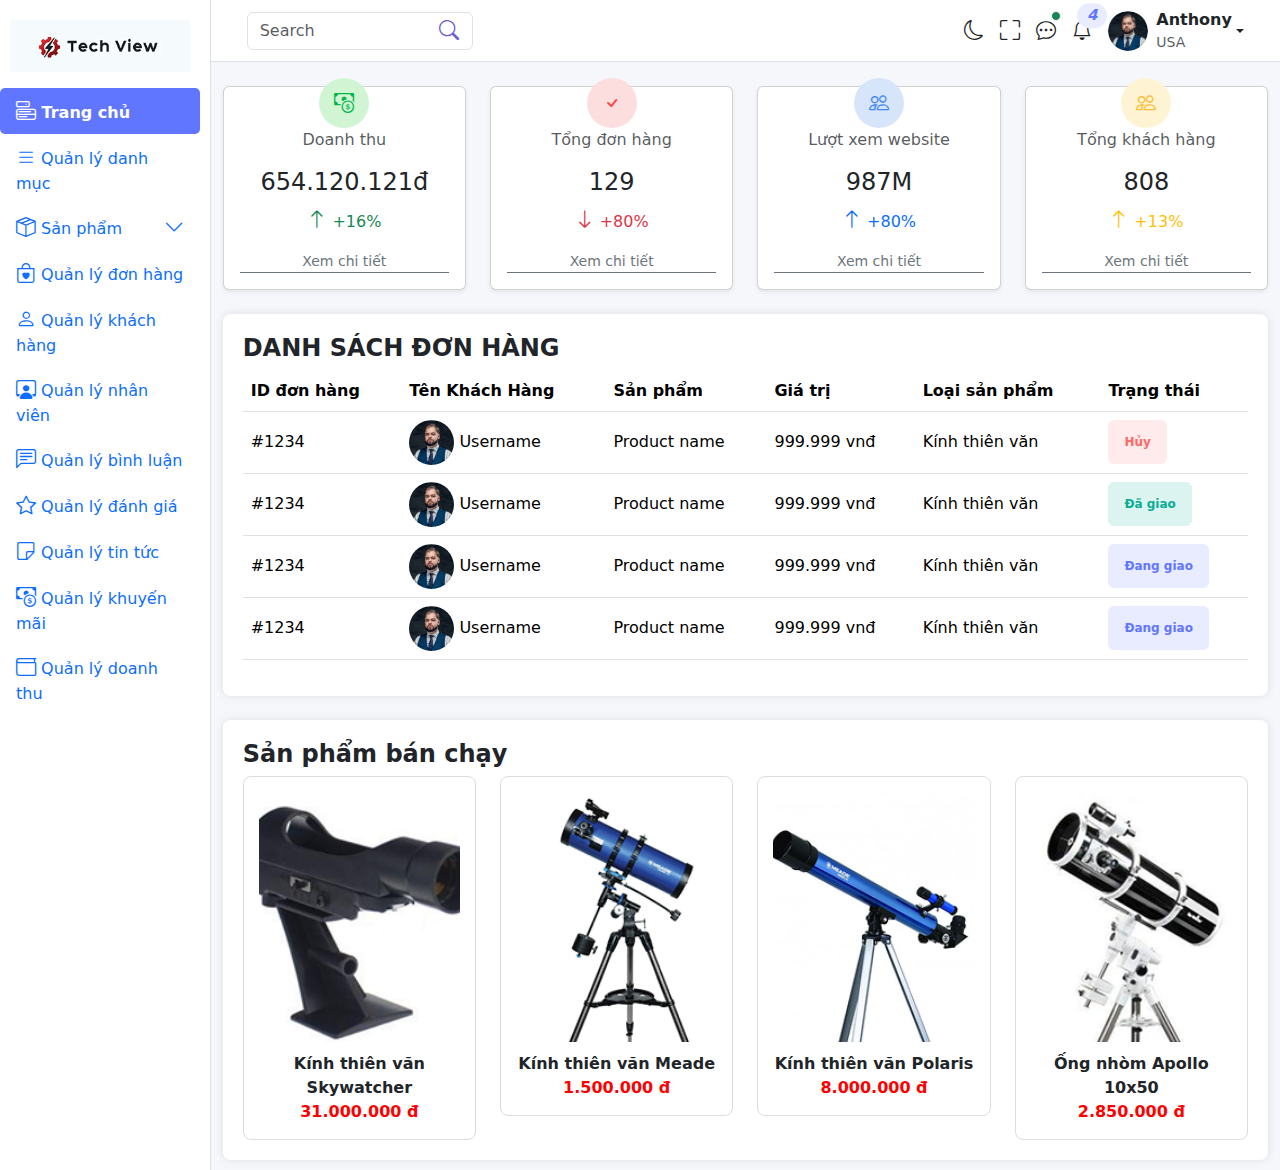
<file: index.html>
<!doctype html>
<html lang="en">

<head>
    <meta charset="utf-8">
    <meta name="viewport" content="width=device-width, initial-scale=1">
    <title>Trang chủ | Admin</title>
    <link rel="stylesheet" href="/assets/css/style.css">
    <link href="https://cdn.jsdelivr.net/npm/bootstrap@5.3.3/dist/css/bootstrap.min.css" rel="stylesheet"
        integrity="sha384-QWTKZyjpPEjISv5WaRU9OFeRpok6YctnYmDr5pNlyT2bRjXh0JMhjY6hW+ALEwIH" crossorigin="anonymous">
</head>

<body>
    <div class="admin d-flex">
        <!-- Sidebar -->
        <!-- Sidebar (Menu trái) -->
        <nav class="admin-menu d-flex flex-column align-items-center">
            <!-- Logo -->
            <a href="#" class="navbar-logo mb-3">
                <img src="/assets/img/logo.png" alt="logo">
            </a>
            <button class="btn btn-outline-primary d-lg-none me-3" id="toggle-menu">
                <i class="bi bi-list"></i>
            </button>

            <!-- Menu -->
            <ul class="nav flex-column w-100">
                <li class="nav-item">
                    <a class="nav-link menu-item active" href="/"><i class="bi bi-menu-button"></i> Trang chủ</a>
                </li>
                <li class="nav-item">
                    <a class="nav-link menu-item" href="/pages/danhmuc.html"><i class="bi bi-list"></i> Quản lý danh mục</a>
                </li>
                <ul class="nav flex-column">
                    <li class="nav-item">
                        <a class="nav-link d-flex align-items-center justify-content-between" data-bs-toggle="collapse"
                            href="#menuProducts">
                            <span><i class="bi bi-box-seam"></i> Sản phẩm</span>
                            <i class="bi bi-chevron-down"></i>
                        </a>
                        <ul class="collapse list-unstyled ms-4" id="menuProducts">
                            <li><a class="nav-link" href="/pages/sanpham.html">Products</a></li>
                            <li><a class="nav-link" href="/pages/danhmuc.html">Danh mục sản phẩm</a></li>
                            <li><a class="nav-link" href="/pages/themsanpham.html">Thêm sản phẩm</a></li>
                        </ul>
                    </li>
                </ul>
                <li class="nav-item">
                    <a class="nav-link menu-item" href="/pages/donhang.html"><i class="bi bi-bag-heart"></i> Quản lý đơn hàng</a>
                </li>
                <li class="nav-item">
                    <a class="nav-link menu-item" href="/pages/khachhang.html"><i class="bi bi-person"></i> Quản lý khách hàng</a>
                </li>
                <li class="nav-item">
                    <a class="nav-link menu-item" href="/pages/nhanvien.html"><i class="bi bi-person-workspace"></i> Quản lý nhân viên</a>
                </li>
                <li class="nav-item">
                    <a class="nav-link menu-item" href="/pages/binhluan.html"><i class="bi bi-chat-left-text"></i> Quản lý bình luận</a>
                </li>
                <li class="nav-item">
                    <a class="nav-link menu-item" href="/pages/danhgia.html"><i class="bi bi-star"></i> Quản lý đánh giá</a>
                </li>
                <li class="nav-item">
                    <a class="nav-link menu-item" href="/pages/tintuc.html"><i class="bi bi-sticky"></i> Quản lý tin tức</a>
                </li>
                <li class="nav-item">
                    <a class="nav-link menu-item" href="/pages/khuyenmai.html"><i class="bi bi-cash-coin"></i> Quản lý khuyến mãi</a>
                </li>
                <li class="nav-item">
                    <a class="nav-link menu-item" href="/pages/doanhthu.html"><i class="bi bi-wallet"></i> Quản lý doanh thu</a>
                </li>
            </ul>
        </nav>


        <!-- Nội dung chính -->
        <div class="content w-100">
            <!-- Navbar Top -->
            <nav class="navbar navbar-expand-lg navbar-light bg-white border-bottom px-4 py-2">
                <div class="container-fluid">
                    <!-- Ô tìm kiếm -->
                    <div class="position-relative">
                        <input class="form-control search-box" type="search" placeholder="Search">
                        <i class="bi bi-search search-icon"></i>
                    </div>

                    <!-- Các icon chức năng -->
                    <div class="d-flex align-items-center ms-auto">
                        <i class="bi bi-moon me-3"></i>
                        <i class="bi bi-fullscreen me-3"></i>
                        <i class="bi bi-chat-dots me-3 position-relative">
                            <span
                                class="position-absolute top-0 start-100 translate-middle p-1 bg-success border border-light rounded-circle"></span>
                        </i>
                        <i class="bi bi-bell position-relative me-3">
                            <span
                                class="position-absolute top-0 start-100 translate-middle badge rounded-pill bg-primary">4</span>
                        </i>

                        <!-- Avatar với dropdown -->
                        <div class="dropdown">
                            <a class="nav-link dropdown-toggle d-flex align-items-center" href="#" role="button"
                                data-bs-toggle="dropdown">
                                <img src="/assets/img/avatar.png" alt="Avatar" class="rounded-circle me-2" width="40"
                                    height="40">
                                <div>
                                    <span class="fw-bold">Anthony</span>
                                    <small class="d-block text-muted">USA</small>
                                </div>
                            </a>
                            <ul class="dropdown-menu dropdown-menu-end">
                                <li><a class="dropdown-item" href="#">Đổi mật khẩu</a></li>
                                <li><a class="dropdown-item text-danger" href="#">Đăng xuất</a></li>
                            </ul>
                        </div>
                    </div>
                </div>
            </nav>

            <div class="container">
                <div class="card-info mt-4">
                    <div class="row">
                        <!-- Card 1 -->
                        <div class="col-md-3">
                            <div class="card shadow-sm p-3 text-center">
                                <div class="icon bg-light-green">
                                    <i class="bi bi-cash-coin"></i>
                                </div>
                                <p class="text-muted">Doanh thu</p>
                                <h4>654.120.121đ</h4>
                                <p class="text-success"><i class="bi bi-arrow-up"></i> +16%</p>
                                <a href="#" class="details">Xem chi tiết</a>
                            </div>
                        </div>
                
                        <!-- Card 2 -->
                        <div class="col-md-3">
                            <div class="card shadow-sm p-3 text-center">
                                <div class="icon bg-light-red">
                                    <i class="bi bi-check"></i>
                                </div>
                                <p class="text-muted">Tổng đơn hàng</p>
                                <h4>129</h4>
                                <p class="text-danger"><i class="bi bi-arrow-down"></i> +80%</p>
                                <a href="#" class="details">Xem chi tiết</a>
                            </div>
                        </div>
                
                        <!-- Card 3 -->
                        <div class="col-md-3">
                            <div class="card shadow-sm p-3 text-center">
                                <div class="icon bg-light-blue">
                                    <i class="bi bi-people"></i>
                                </div>
                                <p class="text-muted">Lượt xem website</p>
                                <h4>987M</h4>
                                <p class="text-primary"><i class="bi bi-arrow-up"></i> +80%</p>
                                <a href="#" class="details">Xem chi tiết</a>
                            </div>
                        </div>
                
                        <!-- Card 4 -->
                        <div class="col-md-3">
                            <div class="card shadow-sm p-3 text-center">
                                <div class="icon bg-light-yellow">
                                    <i class="bi bi-people"></i>
                                </div>
                                <p class="text-muted">Tổng khách hàng</p>
                                <h4>808</h4>
                                <p class="text-warning"><i class="bi bi-arrow-up"></i> +13%</p>
                                <a href="#" class="details">Xem chi tiết</a>
                            </div>
                        </div>
                    </div>
                </div>                
                <div class="oder-list mt-4">
                    <h4 class="fw-bold">DANH SÁCH ĐƠN HÀNG</h4>
                    <div class="table-responsive border-1">
                        <table class="table table-hover align-middle">
                            <thead class="bg-light">
                                <tr>
                                    <th>ID đơn hàng</th>
                                    <th>Tên Khách Hàng</th>
                                    <th>Sản phẩm</th>
                                    <th>Giá trị</th>
                                    <th>Loại sản phẩm</th>
                                    <th>Trạng thái</th>
                                </tr>
                            </thead>
                            <tbody>
                                <tr>
                                    <td>#1234</td>
                                    <td>
                                        <img src="/assets/img/avatar.png" alt="avatar" class="avatar">
                                        Username
                                    </td>
                                    <td>
                                        Product name
                                    </td>
                                    <td>999.999 vnđ</td>
                                    <td>Kính thiên văn</td>
                                    <td><span class="badge bg-danger bg-opacity-10 text-danger p-3">Hủy</span></td>
                                </tr>
                                <tr>
                                    <td>#1234</td>
                                    <td>
                                        <img src="/assets/img/avatar.png" alt="avatar" class="avatar">
                                        Username
                                    </td>
                                    <td>
                                        Product name
                                    </td>
                                    <td>999.999 vnđ</td>
                                    <td>Kính thiên văn</td>
                                    <td><span class="badge bg-success bg-opacity-10 text-success p-3">Đã giao</span>
                                    </td>
                                </tr>
                                <tr>
                                    <td>#1234</td>
                                    <td>
                                        <img src="/assets/img/avatar.png" alt="avatar" class="avatar">
                                        Username
                                    </td>
                                    <td>
                                        Product name
                                    </td>
                                    <td>999.999 vnđ</td>
                                    <td>Kính thiên văn</td>
                                    <td><span class="badge bg-primary bg-opacity-10 text-primary p-3">Đang giao</span>
                                    </td>
                                </tr>
                                <tr>
                                    <td>#1234</td>
                                    <td>
                                        <img src="/assets/img/avatar.png" alt="avatar" class="avatar">
                                        Username
                                    </td>
                                    <td>
                                        Product name
                                    </td>
                                    <td>999.999 vnđ</td>
                                    <td>Kính thiên văn</td>
                                    <td><span class="badge bg-primary bg-opacity-10 text-primary p-3">Đang giao</span>
                                    </td>
                                </tr>
                            </tbody>
                        </table>
                    </div>
                </div>
                <div class="best-seller mt-4">
                    <h4 class="fw-bold">Sản phẩm bán chạy</h4>
                    <div class="row">
                        <div class="col-md-3">
                            <div class="product-card">
                                <img src="/assets/img/product-1.png" class="product-img img-fluid" alt="Sản phẩm">
                                <div class="product-name">Kính thiên văn Skywatcher</div>
                                <div class="product-price">31.000.000 đ</div>
                            </div>
                        </div>
                        <div class="col-md-3">
                            <div class="product-card">
                                <img src="/assets/img/product-2.png" class="product-img img-fluid" alt="Sản phẩm">
                                <div class="product-name">Kính thiên văn Meade</div>
                                <div class="product-price">1.500.000 đ</div>
                            </div>
                        </div>
                        <div class="col-md-3">
                            <div class="product-card">
                                <img src="/assets/img/product-3.png" class="product-img img-fluid" alt="Sản phẩm">
                                <div class="product-name">Kính thiên văn Polaris</div>
                                <div class="product-price">8.000.000 đ</div>
                            </div>
                        </div>
                        <div class="col-md-3">
                            <div class="product-card">
                                <img src="/assets/img/product-4.png" class="product-img img-fluid" alt="Sản phẩm">
                                <div class="product-name">Ống nhòm Apollo 10x50</div>
                                <div class="product-price">2.850.000 đ</div>
                            </div>
                        </div>
                    </div>
                </div>
            </div>
        </div>
    </div>

    <!-- JavaScript -->
    <script>
        document.addEventListener("DOMContentLoaded", function () {
            let menuItems = document.querySelectorAll(".menu-item");

            menuItems.forEach(item => {
                item.addEventListener("click", function () {
                    menuItems.forEach(i => i.classList.remove("active"));
                    this.classList.add("active");
                });
            });
        });
    </script>
    <script src="https://cdn.jsdelivr.net/npm/bootstrap@5.3.3/dist/js/bootstrap.bundle.min.js"
        integrity="sha384-YvpcrYf0tY3lHB60NNkmXc5s9fDVZLESaAA55NDzOxhy9GkcIdslK1eN7N6jIeHz"
        crossorigin="anonymous"></script>
</body>

</html>
</file>
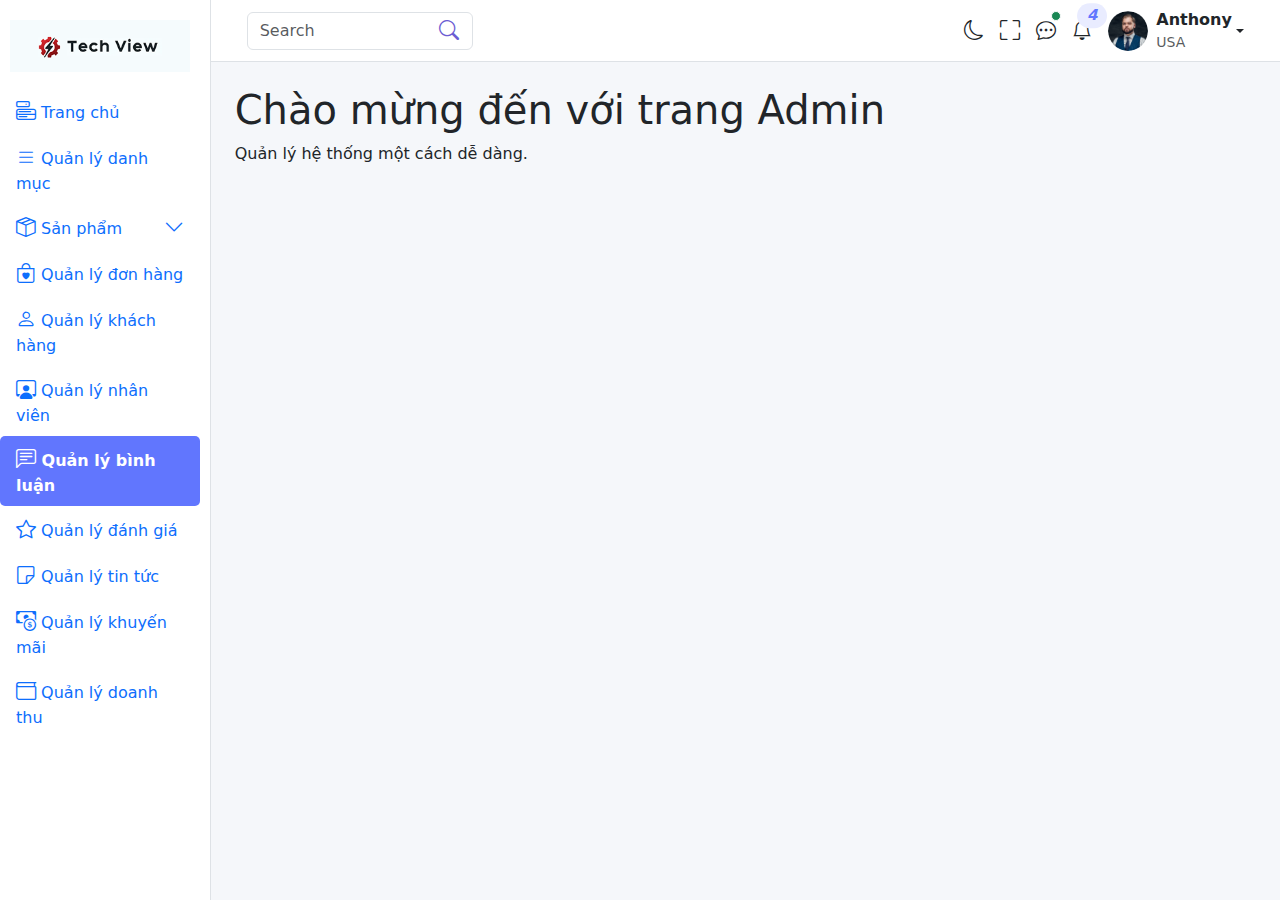
<file: pages/binhluan.html>
<!doctype html>
<html lang="en">

<head>
    <meta charset="utf-8">
    <meta name="viewport" content="width=device-width, initial-scale=1">
    <title>Quản lý bình luận | Admin</title>
    <link rel="stylesheet" href="/assets/css/style.css">
    <link href="https://cdn.jsdelivr.net/npm/bootstrap@5.3.3/dist/css/bootstrap.min.css" rel="stylesheet"
        integrity="sha384-QWTKZyjpPEjISv5WaRU9OFeRpok6YctnYmDr5pNlyT2bRjXh0JMhjY6hW+ALEwIH" crossorigin="anonymous">
</head>

<body>
    <div class="admin d-flex">
        <!-- Sidebar -->
        <!-- Sidebar (Menu trái) -->
        <nav class="admin-menu d-flex flex-column align-items-center">
            <!-- Logo -->
            <a href="#" class="navbar-logo mb-3">
                <img src="/assets/img/logo.png" alt="logo">
            </a>

            <!-- Menu -->
            <ul class="nav flex-column w-100">
                <li class="nav-item">
                    <a class="nav-link menu-item" href="/"><i class="bi bi-menu-button"></i> Trang chủ</a>
                </li>
                <li class="nav-item">
                    <a class="nav-link menu-item" href="/pages/danhmuc.html"><i class="bi bi-list"></i> Quản lý danh mục</a>
                </li>
                <ul class="nav flex-column">
                    <li class="nav-item">
                        <a class="nav-link d-flex align-items-center justify-content-between" data-bs-toggle="collapse"
                            href="#menuProducts">
                            <span><i class="bi bi-box-seam"></i> Sản phẩm</span>
                            <i class="bi bi-chevron-down"></i>
                        </a>
                        <ul class="collapse list-unstyled ms-4" id="menuProducts">
                            <li><a class="nav-link" href="/pages/sanpham.html">Products</a></li>
                            <li><a class="nav-link" href="/pages/danhmuc.html">Danh mục sản phẩm</a></li>
                            <li><a class="nav-link" href="/pages/themsanpham.html">Thêm sản phẩm</a></li>
                        </ul>
                    </li>
                </ul>
                <li class="nav-item">
                    <a class="nav-link menu-item" href="/pages/donhang.html"><i class="bi bi-bag-heart"></i> Quản lý đơn hàng</a>
                </li>
                <li class="nav-item">
                    <a class="nav-link menu-item" href="/pages/khachhang.html"><i class="bi bi-person"></i> Quản lý khách hàng</a>
                </li>
                <li class="nav-item">
                    <a class="nav-link menu-item" href="/pages/nhanvien.html"><i class="bi bi-person-workspace"></i> Quản lý nhân viên</a>
                </li>
                <li class="nav-item">
                    <a class="nav-link menu-item active" href="/pages/binhluan.html"><i class="bi bi-chat-left-text"></i> Quản lý bình luận</a>
                </li>
                <li class="nav-item">
                    <a class="nav-link menu-item" href="/pages/danhgia.html"><i class="bi bi-star"></i> Quản lý đánh giá</a>
                </li>
                <li class="nav-item">
                    <a class="nav-link menu-item" href="/pages/tintuc.html"><i class="bi bi-sticky"></i> Quản lý tin tức</a>
                </li>
                <li class="nav-item">
                    <a class="nav-link menu-item" href="/pages/khuyenmai.html"><i class="bi bi-cash-coin"></i> Quản lý khuyến mãi</a>
                </li>
                <li class="nav-item">
                    <a class="nav-link menu-item" href="/pages/doanhthu.html"><i class="bi bi-wallet"></i> Quản lý doanh thu</a>
                </li>
            </ul>
        </nav>


        <!-- Nội dung chính -->
        <div class="content w-100">
            <!-- Navbar Top -->
            <nav class="navbar navbar-expand-lg navbar-light bg-white border-bottom px-4 py-2">
                <div class="container-fluid">
                    <!-- Ô tìm kiếm -->
                    <div class="position-relative">
                        <input class="form-control search-box" type="search" placeholder="Search">
                        <i class="bi bi-search search-icon"></i>
                    </div>

                    <!-- Các icon chức năng -->
                    <div class="d-flex align-items-center ms-auto">
                        <i class="bi bi-moon me-3"></i>
                        <i class="bi bi-fullscreen me-3"></i>
                        <i class="bi bi-chat-dots me-3 position-relative">
                            <span
                                class="position-absolute top-0 start-100 translate-middle p-1 bg-success border border-light rounded-circle"></span>
                        </i>
                        <i class="bi bi-bell position-relative me-3">
                            <span
                                class="position-absolute top-0 start-100 translate-middle badge rounded-pill bg-primary">4</span>
                        </i>

                        <!-- Avatar với dropdown -->
                        <div class="dropdown">
                            <a class="nav-link dropdown-toggle d-flex align-items-center" href="#" role="button"
                                data-bs-toggle="dropdown">
                                <img src="/assets/img/avatar.png" alt="Avatar" class="rounded-circle me-2" width="40"
                                    height="40">
                                <div>
                                    <span class="fw-bold">Anthony</span>
                                    <small class="d-block text-muted">USA</small>
                                </div>
                            </a>
                            <ul class="dropdown-menu dropdown-menu-end">
                                <li><a class="dropdown-item" href="#">Đổi mật khẩu</a></li>
                                <li><a class="dropdown-item text-danger" href="#">Đăng xuất</a></li>
                            </ul>
                        </div>
                    </div>
                </div>
            </nav>

            <!-- Nội dung chính của trang sẽ nằm ở đây -->
            <div class="p-4">
                <h1>Chào mừng đến với trang Admin</h1>
                <p>Quản lý hệ thống một cách dễ dàng.</p>
            </div>
        </div>
    </div>
    <script src="https://cdn.jsdelivr.net/npm/bootstrap@5.3.3/dist/js/bootstrap.bundle.min.js"
        integrity="sha384-YvpcrYf0tY3lHB60NNkmXc5s9fDVZLESaAA55NDzOxhy9GkcIdslK1eN7N6jIeHz"
        crossorigin="anonymous"></script>
</body>

</html>
</file>
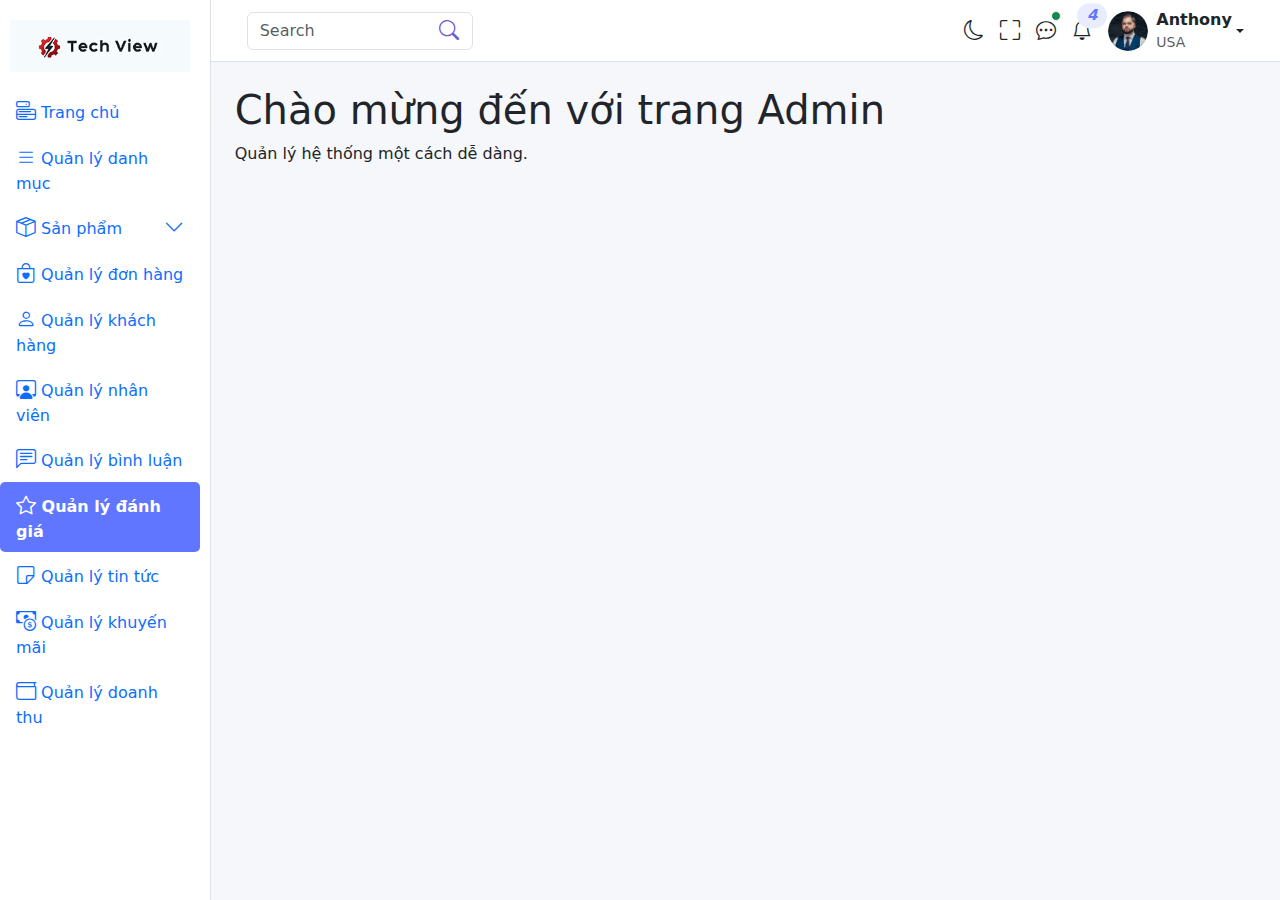
<file: pages/danhgia.html>
<!doctype html>
<html lang="en">

<head>
    <meta charset="utf-8">
    <meta name="viewport" content="width=device-width, initial-scale=1">
    <title>Quản lý đánh giá | Admin</title>
    <link rel="stylesheet" href="/assets/css/style.css">
    <link href="https://cdn.jsdelivr.net/npm/bootstrap@5.3.3/dist/css/bootstrap.min.css" rel="stylesheet"
        integrity="sha384-QWTKZyjpPEjISv5WaRU9OFeRpok6YctnYmDr5pNlyT2bRjXh0JMhjY6hW+ALEwIH" crossorigin="anonymous">
</head>

<body>
    <div class="admin d-flex">
        <!-- Sidebar -->
        <!-- Sidebar (Menu trái) -->
        <nav class="admin-menu d-flex flex-column align-items-center">
            <!-- Logo -->
            <a href="#" class="navbar-logo mb-3">
                <img src="/assets/img/logo.png" alt="logo">
            </a>

            <!-- Menu -->
            <ul class="nav flex-column w-100">
                <li class="nav-item">
                    <a class="nav-link menu-item" href="/"><i class="bi bi-menu-button"></i> Trang chủ</a>
                </li>
                <li class="nav-item">
                    <a class="nav-link menu-item" href="/pages/danhmuc.html"><i class="bi bi-list"></i> Quản lý danh mục</a>
                </li>
                <ul class="nav flex-column">
                    <li class="nav-item">
                        <a class="nav-link d-flex align-items-center justify-content-between" data-bs-toggle="collapse"
                            href="#menuProducts">
                            <span><i class="bi bi-box-seam"></i> Sản phẩm</span>
                            <i class="bi bi-chevron-down"></i>
                        </a>
                        <ul class="collapse list-unstyled ms-4" id="menuProducts">
                            <li><a class="nav-link" href="/pages/sanpham.html">Products</a></li>
                            <li><a class="nav-link" href="/pages/danhmuc.html">Danh mục sản phẩm</a></li>
                            <li><a class="nav-link" href="/pages/themsanpham.html">Thêm sản phẩm</a></li>
                        </ul>
                    </li>
                </ul>
                <li class="nav-item">
                    <a class="nav-link menu-item" href="/pages/donhang.html"><i class="bi bi-bag-heart"></i> Quản lý đơn hàng</a>
                </li>
                <li class="nav-item">
                    <a class="nav-link menu-item" href="/pages/khachhang.html"><i class="bi bi-person"></i> Quản lý khách hàng</a>
                </li>
                <li class="nav-item">
                    <a class="nav-link menu-item" href="/pages/nhanvien.html"><i class="bi bi-person-workspace"></i> Quản lý nhân viên</a>
                </li>
                <li class="nav-item">
                    <a class="nav-link menu-item" href="/pages/binhluan.html"><i class="bi bi-chat-left-text"></i> Quản lý bình luận</a>
                </li>
                <li class="nav-item">
                    <a class="nav-link menu-item active" href="/pages/danhgia.html"><i class="bi bi-star"></i> Quản lý đánh giá</a>
                </li>
                <li class="nav-item">
                    <a class="nav-link menu-item" href="/pages/tintuc.html"><i class="bi bi-sticky"></i> Quản lý tin tức</a>
                </li>
                <li class="nav-item">
                    <a class="nav-link menu-item" href="/pages/khuyenmai.html"><i class="bi bi-cash-coin"></i> Quản lý khuyến mãi</a>
                </li>
                <li class="nav-item">
                    <a class="nav-link menu-item" href="/pages/doanhthu.html"><i class="bi bi-wallet"></i> Quản lý doanh thu</a>
                </li>
            </ul>
        </nav>


        <!-- Nội dung chính -->
        <div class="content w-100">
            <!-- Navbar Top -->
            <nav class="navbar navbar-expand-lg navbar-light bg-white border-bottom px-4 py-2">
                <div class="container-fluid">
                    <!-- Ô tìm kiếm -->
                    <div class="position-relative">
                        <input class="form-control search-box" type="search" placeholder="Search">
                        <i class="bi bi-search search-icon"></i>
                    </div>

                    <!-- Các icon chức năng -->
                    <div class="d-flex align-items-center ms-auto">
                        <i class="bi bi-moon me-3"></i>
                        <i class="bi bi-fullscreen me-3"></i>
                        <i class="bi bi-chat-dots me-3 position-relative">
                            <span
                                class="position-absolute top-0 start-100 translate-middle p-1 bg-success border border-light rounded-circle"></span>
                        </i>
                        <i class="bi bi-bell position-relative me-3">
                            <span
                                class="position-absolute top-0 start-100 translate-middle badge rounded-pill bg-primary">4</span>
                        </i>

                        <!-- Avatar với dropdown -->
                        <div class="dropdown">
                            <a class="nav-link dropdown-toggle d-flex align-items-center" href="#" role="button"
                                data-bs-toggle="dropdown">
                                <img src="/assets/img/avatar.png" alt="Avatar" class="rounded-circle me-2" width="40"
                                    height="40">
                                <div>
                                    <span class="fw-bold">Anthony</span>
                                    <small class="d-block text-muted">USA</small>
                                </div>
                            </a>
                            <ul class="dropdown-menu dropdown-menu-end">
                                <li><a class="dropdown-item" href="#">Đổi mật khẩu</a></li>
                                <li><a class="dropdown-item text-danger" href="#">Đăng xuất</a></li>
                            </ul>
                        </div>
                    </div>
                </div>
            </nav>

            <!-- Nội dung chính của trang sẽ nằm ở đây -->
            <div class="p-4">
                <h1>Chào mừng đến với trang Admin</h1>
                <p>Quản lý hệ thống một cách dễ dàng.</p>
            </div>
        </div>
    </div>
    <script src="https://cdn.jsdelivr.net/npm/bootstrap@5.3.3/dist/js/bootstrap.bundle.min.js"
        integrity="sha384-YvpcrYf0tY3lHB60NNkmXc5s9fDVZLESaAA55NDzOxhy9GkcIdslK1eN7N6jIeHz"
        crossorigin="anonymous"></script>
</body>

</html>
</file>
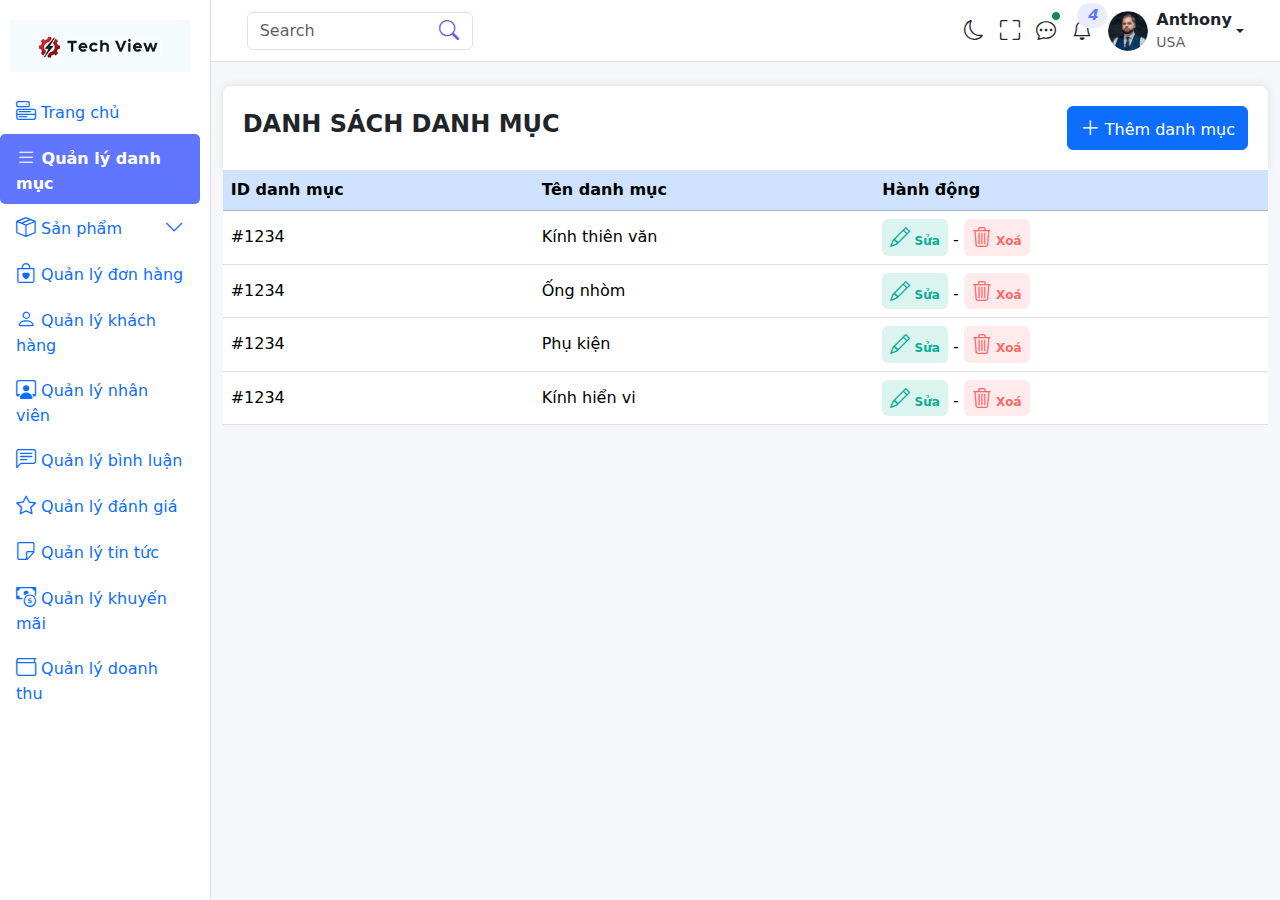
<file: pages/danhmuc.html>
<!doctype html>
<html lang="en">

<head>
    <meta charset="utf-8">
    <meta name="viewport" content="width=device-width, initial-scale=1">
    <title>Quản lý danh mục | Admin</title>
    <link rel="stylesheet" href="/assets/css/style.css">
    <link href="https://cdn.jsdelivr.net/npm/bootstrap@5.3.3/dist/css/bootstrap.min.css" rel="stylesheet"
        integrity="sha384-QWTKZyjpPEjISv5WaRU9OFeRpok6YctnYmDr5pNlyT2bRjXh0JMhjY6hW+ALEwIH" crossorigin="anonymous">
</head>

<body>
    <div class="admin d-flex">
        <!-- Sidebar -->
        <!-- Sidebar (Menu trái) -->
        <nav class="admin-menu d-flex flex-column align-items-center">
            <!-- Logo -->
            <a href="#" class="navbar-logo mb-3">
                <img src="/assets/img/logo.png" alt="logo">
            </a>

            <!-- Menu -->
            <ul class="nav flex-column w-100">
                <li class="nav-item">
                    <a class="nav-link menu-item" href="/"><i class="bi bi-menu-button"></i> Trang chủ</a>
                </li>
                <li class="nav-item">
                    <a class="nav-link menu-item active" href="/pages/danhmuc.html"><i class="bi bi-list"></i> Quản lý danh mục</a>
                </li>
                <ul class="nav flex-column">
                    <li class="nav-item">
                        <a class="nav-link d-flex align-items-center justify-content-between" data-bs-toggle="collapse"
                            href="#menuProducts">
                            <span><i class="bi bi-box-seam"></i> Sản phẩm</span>
                            <i class="bi bi-chevron-down"></i>
                        </a>
                        <ul class="collapse list-unstyled ms-4" id="menuProducts">
                            <li><a class="nav-link" href="/pages/sanpham.html">Products</a></li>
                            <li><a class="nav-link" href="/pages/danhmuc.html">Danh mục sản phẩm</a></li>
                            <li><a class="nav-link" href="/pages/themsanpham.html">Thêm sản phẩm</a></li>
                        </ul>
                    </li>
                </ul>
                <li class="nav-item">
                    <a class="nav-link menu-item" href="/pages/donhang.html"><i class="bi bi-bag-heart"></i> Quản lý đơn hàng</a>
                </li>
                <li class="nav-item">
                    <a class="nav-link menu-item" href="/pages/khachhang.html"><i class="bi bi-person"></i> Quản lý khách hàng</a>
                </li>
                <li class="nav-item">
                    <a class="nav-link menu-item" href="/pages/nhanvien.html"><i class="bi bi-person-workspace"></i> Quản lý nhân viên</a>
                </li>
                <li class="nav-item">
                    <a class="nav-link menu-item" href="/pages/binhluan.html"><i class="bi bi-chat-left-text"></i> Quản lý bình luận</a>
                </li>
                <li class="nav-item">
                    <a class="nav-link menu-item" href="/pages/danhgia.html"><i class="bi bi-star"></i> Quản lý đánh giá</a>
                </li>
                <li class="nav-item">
                    <a class="nav-link menu-item" href="/pages/tintuc.html"><i class="bi bi-sticky"></i> Quản lý tin tức</a>
                </li>
                <li class="nav-item">
                    <a class="nav-link menu-item" href="/pages/khuyenmai.html"><i class="bi bi-cash-coin"></i> Quản lý khuyến mãi</a>
                </li>
                <li class="nav-item">
                    <a class="nav-link menu-item" href="/pages/doanhthu.html"><i class="bi bi-wallet"></i> Quản lý doanh thu</a>
                </li>
            </ul>
        </nav>


        <!-- Nội dung chính -->
        <div class="content w-100">
            <!-- Navbar Top -->
            <nav class="navbar navbar-expand-lg navbar-light bg-white border-bottom px-4 py-2">
                <div class="container-fluid">
                    <!-- Ô tìm kiếm -->
                    <div class="position-relative">
                        <input class="form-control search-box" type="search" placeholder="Search">
                        <i class="bi bi-search search-icon"></i>
                    </div>

                    <!-- Các icon chức năng -->
                    <div class="d-flex align-items-center ms-auto">
                        <i class="bi bi-moon me-3"></i>
                        <i class="bi bi-fullscreen me-3"></i>
                        <i class="bi bi-chat-dots me-3 position-relative">
                            <span
                                class="position-absolute top-0 start-100 translate-middle p-1 bg-success border border-light rounded-circle"></span>
                        </i>
                        <i class="bi bi-bell position-relative me-3">
                            <span
                                class="position-absolute top-0 start-100 translate-middle badge rounded-pill bg-primary">4</span>
                        </i>

                        <!-- Avatar với dropdown -->
                        <div class="dropdown">
                            <a class="nav-link dropdown-toggle d-flex align-items-center" href="#" role="button"
                                data-bs-toggle="dropdown">
                                <img src="/assets/img/avatar.png" alt="Avatar" class="rounded-circle me-2" width="40"
                                    height="40">
                                <div>
                                    <span class="fw-bold">Anthony</span>
                                    <small class="d-block text-muted">USA</small>
                                </div>
                            </a>
                            <ul class="dropdown-menu dropdown-menu-end">
                                <li><a class="dropdown-item" href="#">Đổi mật khẩu</a></li>
                                <li><a class="dropdown-item text-danger" href="#">Đăng xuất</a></li>
                            </ul>
                        </div>
                    </div>
                </div>
            </nav>
            <div class="container">
                <div class="category-list mt-4 d-flex justify-content-between align-items-center">
                    <h4 class="fw-bold">DANH SÁCH DANH MỤC</h4>
                    <button class="btn btn-primary"><i class="bi bi-plus-lg"></i> Thêm danh mục</button>
                </div>
                <div class="table-responsive border-1">
                    <table class="table table-hover align-middle">
                        <thead class="table-primary">
                            <tr>
                                <th>ID danh mục</th>
                                <th>Tên danh mục</th>
                                <th>Hành động</th>
                            </tr>
                        </thead>
                        <tbody>
                            <tr>
                                <td>#1234</td>
                                <td>Kính thiên văn</td>
                                <td><a href="/"><span class="badge bg-success bg-opacity-10 text-success p-2"><i class="bi bi-pencil"></i> Sửa</span></a> - <a href="/"><span class="badge bg-danger bg-opacity-10 text-danger p-2"><i class="bi bi-trash3"></i> Xoá</span></a></td>
                            </tr>
                            <tr>
                                <td>#1234</td>
                                <td>Ống nhòm</td>
                                <td><a href="/"><span class="badge bg-success bg-opacity-10 text-success p-2"><i class="bi bi-pencil"></i> Sửa</span></a> - <a href="/"><span class="badge bg-danger bg-opacity-10 text-danger p-2"><i class="bi bi-trash3"></i> Xoá</span></a></td>
                            </tr>
                            <tr>
                                <td>#1234</td>
                                <td>Phụ kiện</td>
                                <td><a href="/"><span class="badge bg-success bg-opacity-10 text-success p-2"><i class="bi bi-pencil"></i> Sửa</span></a> - <a href="/"><span class="badge bg-danger bg-opacity-10 text-danger p-2"><i class="bi bi-trash3"></i> Xoá</span></a></td>
                            </tr>
                            <tr>
                                <td>#1234</td>
                                <td>Kính hiển vi</td>
                                <td><a href="/"><span class="badge bg-success bg-opacity-10 text-success p-2"><i class="bi bi-pencil"></i> Sửa</span></a> - <a href="/"><span class="badge bg-danger bg-opacity-10 text-danger p-2"><i class="bi bi-trash3"></i> Xoá</span></a></td>
                            </tr>
                        </tbody>
                    </table>
                </div>
            </div>
            
        </div>
    </div>

    <!-- JavaScript -->
    <script>
        document.addEventListener("DOMContentLoaded", function () {
            let menuItems = document.querySelectorAll(".menu-item");

            menuItems.forEach(item => {
                item.addEventListener("click", function () {
                    menuItems.forEach(i => i.classList.remove("active"));
                    this.classList.add("active");
                });
            });
        });
    </script>
    <script src="https://cdn.jsdelivr.net/npm/bootstrap@5.3.3/dist/js/bootstrap.bundle.min.js"
        integrity="sha384-YvpcrYf0tY3lHB60NNkmXc5s9fDVZLESaAA55NDzOxhy9GkcIdslK1eN7N6jIeHz"
        crossorigin="anonymous"></script>
</body>

</html>
</file>
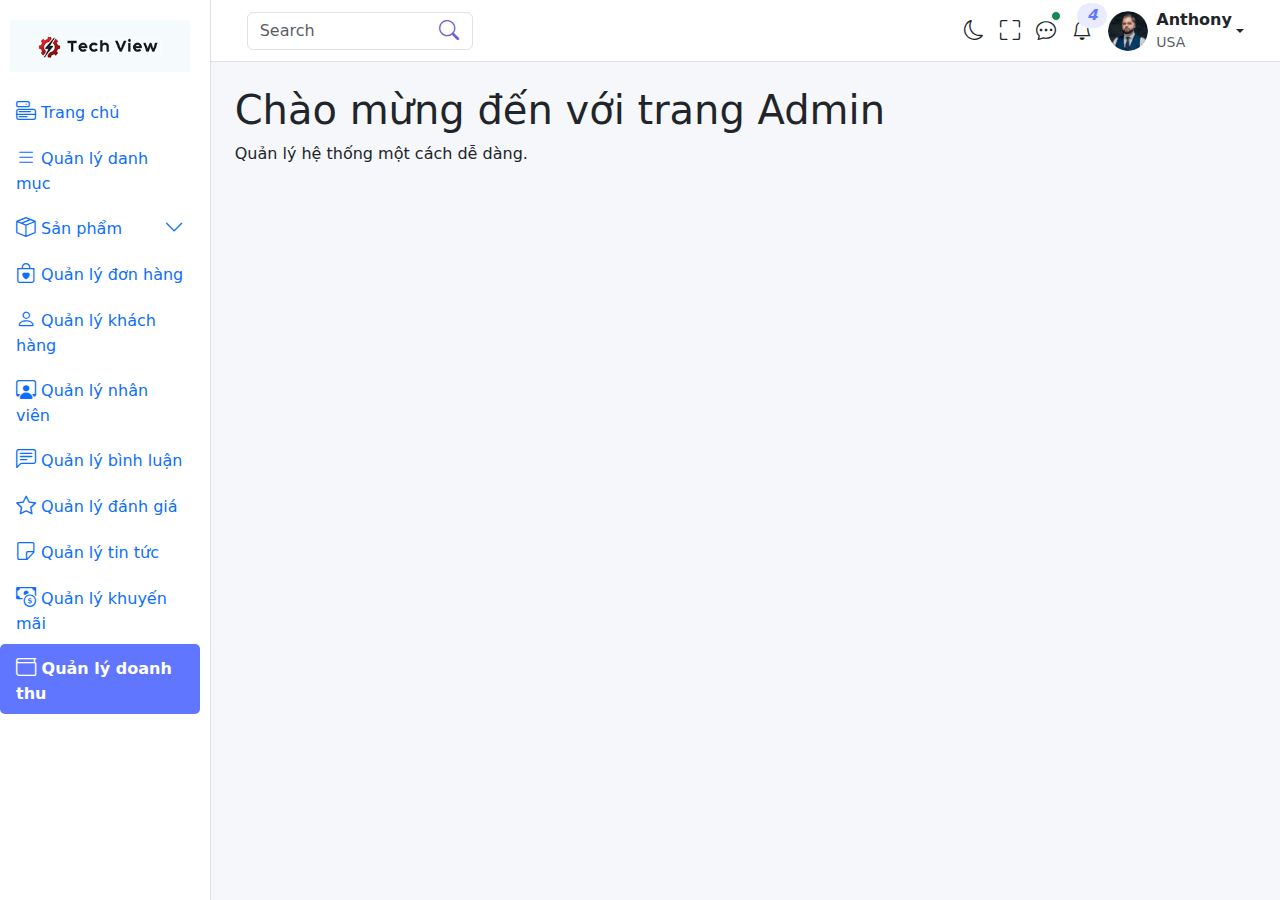
<file: pages/doanhthu.html>
<!doctype html>
<html lang="en">

<head>
    <meta charset="utf-8">
    <meta name="viewport" content="width=device-width, initial-scale=1">
    <title>Quản lý doanh thu | Admin</title>
    <link rel="stylesheet" href="/assets/css/style.css">
    <link href="https://cdn.jsdelivr.net/npm/bootstrap@5.3.3/dist/css/bootstrap.min.css" rel="stylesheet"
        integrity="sha384-QWTKZyjpPEjISv5WaRU9OFeRpok6YctnYmDr5pNlyT2bRjXh0JMhjY6hW+ALEwIH" crossorigin="anonymous">
</head>

<body>
    <div class="admin d-flex">
        <!-- Sidebar -->
        <!-- Sidebar (Menu trái) -->
        <nav class="admin-menu d-flex flex-column align-items-center">
            <!-- Logo -->
            <a href="#" class="navbar-logo mb-3">
                <img src="/assets/img/logo.png" alt="logo">
            </a>

            <!-- Menu -->
            <ul class="nav flex-column w-100">
                <li class="nav-item">
                    <a class="nav-link menu-item" href="/"><i class="bi bi-menu-button"></i> Trang chủ</a>
                </li>
                <li class="nav-item">
                    <a class="nav-link menu-item" href="/pages/danhmuc.html"><i class="bi bi-list"></i> Quản lý danh mục</a>
                </li>
                <ul class="nav flex-column">
                    <li class="nav-item">
                        <a class="nav-link d-flex align-items-center justify-content-between" data-bs-toggle="collapse"
                            href="#menuProducts">
                            <span><i class="bi bi-box-seam"></i> Sản phẩm</span>
                            <i class="bi bi-chevron-down"></i>
                        </a>
                        <ul class="collapse list-unstyled ms-4" id="menuProducts">
                            <li><a class="nav-link" href="/pages/sanpham.html">Products</a></li>
                            <li><a class="nav-link" href="/pages/danhmuc.html">Danh mục sản phẩm</a></li>
                            <li><a class="nav-link" href="/pages/themsanpham.html">Thêm sản phẩm</a></li>
                        </ul>
                    </li>
                </ul>
                <li class="nav-item">
                    <a class="nav-link menu-item" href="/pages/donhang.html"><i class="bi bi-bag-heart"></i> Quản lý đơn hàng</a>
                </li>
                <li class="nav-item">
                    <a class="nav-link menu-item" href="/pages/khachhang.html"><i class="bi bi-person"></i> Quản lý khách hàng</a>
                </li>
                <li class="nav-item">
                    <a class="nav-link menu-item" href="/pages/nhanvien.html"><i class="bi bi-person-workspace"></i> Quản lý nhân viên</a>
                </li>
                <li class="nav-item">
                    <a class="nav-link menu-item" href="/pages/binhluan.html"><i class="bi bi-chat-left-text"></i> Quản lý bình luận</a>
                </li>
                <li class="nav-item">
                    <a class="nav-link menu-item" href="/pages/danhgia.html"><i class="bi bi-star"></i> Quản lý đánh giá</a>
                </li>
                <li class="nav-item">
                    <a class="nav-link menu-item" href="/pages/tintuc.html"><i class="bi bi-sticky"></i> Quản lý tin tức</a>
                </li>
                <li class="nav-item">
                    <a class="nav-link menu-item" href="/pages/khuyenmai.html"><i class="bi bi-cash-coin"></i> Quản lý khuyến mãi</a>
                </li>
                <li class="nav-item">
                    <a class="nav-link menu-item active" href="/pages/doanhthu.html"><i class="bi bi-wallet"></i> Quản lý doanh thu</a>
                </li>
            </ul>
        </nav>


        <!-- Nội dung chính -->
        <div class="content w-100">
            <!-- Navbar Top -->
            <nav class="navbar navbar-expand-lg navbar-light bg-white border-bottom px-4 py-2">
                <div class="container-fluid">
                    <!-- Ô tìm kiếm -->
                    <div class="position-relative">
                        <input class="form-control search-box" type="search" placeholder="Search">
                        <i class="bi bi-search search-icon"></i>
                    </div>

                    <!-- Các icon chức năng -->
                    <div class="d-flex align-items-center ms-auto">
                        <i class="bi bi-moon me-3"></i>
                        <i class="bi bi-fullscreen me-3"></i>
                        <i class="bi bi-chat-dots me-3 position-relative">
                            <span
                                class="position-absolute top-0 start-100 translate-middle p-1 bg-success border border-light rounded-circle"></span>
                        </i>
                        <i class="bi bi-bell position-relative me-3">
                            <span
                                class="position-absolute top-0 start-100 translate-middle badge rounded-pill bg-primary">4</span>
                        </i>

                        <!-- Avatar với dropdown -->
                        <div class="dropdown">
                            <a class="nav-link dropdown-toggle d-flex align-items-center" href="#" role="button"
                                data-bs-toggle="dropdown">
                                <img src="/assets/img/avatar.png" alt="Avatar" class="rounded-circle me-2" width="40"
                                    height="40">
                                <div>
                                    <span class="fw-bold">Anthony</span>
                                    <small class="d-block text-muted">USA</small>
                                </div>
                            </a>
                            <ul class="dropdown-menu dropdown-menu-end">
                                <li><a class="dropdown-item" href="#">Đổi mật khẩu</a></li>
                                <li><a class="dropdown-item text-danger" href="#">Đăng xuất</a></li>
                            </ul>
                        </div>
                    </div>
                </div>
            </nav>
            <!-- Nội dung chính của trang sẽ nằm ở đây -->
            <div class="p-4">
                <h1>Chào mừng đến với trang Admin</h1>
                <p>Quản lý hệ thống một cách dễ dàng.</p>
            </div>
        </div>
    </div>
    <script src="https://cdn.jsdelivr.net/npm/bootstrap@5.3.3/dist/js/bootstrap.bundle.min.js"
        integrity="sha384-YvpcrYf0tY3lHB60NNkmXc5s9fDVZLESaAA55NDzOxhy9GkcIdslK1eN7N6jIeHz"
        crossorigin="anonymous"></script>
        
</body>

</html>
</file>
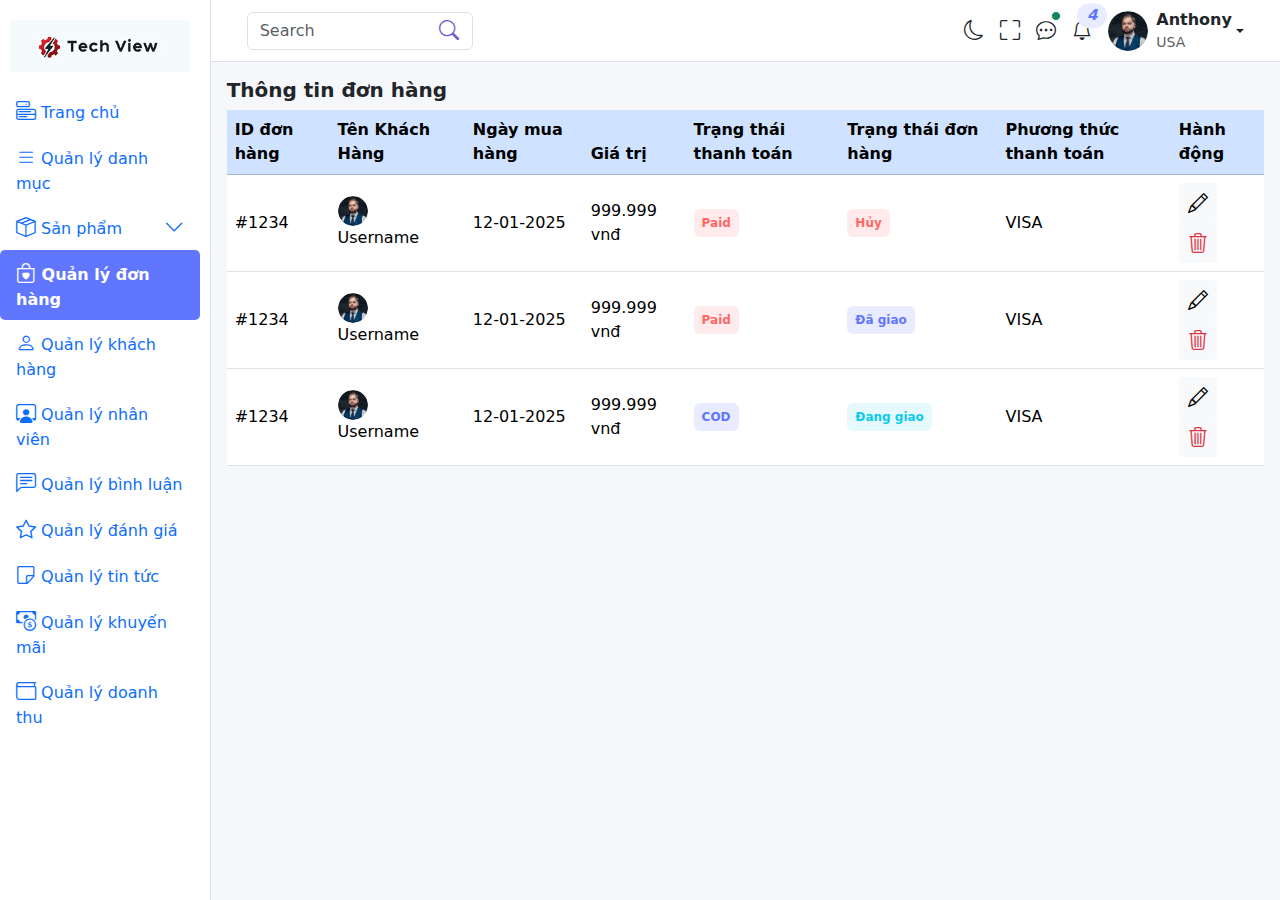
<file: pages/donhang.html>
<!doctype html>
<html lang="en">

<head>
    <meta charset="utf-8">
    <meta name="viewport" content="width=device-width, initial-scale=1">
    <title>Quản lý đơn hàng | Admin</title>
    <link rel="stylesheet" href="/assets/css/style.css">
    <link href="https://cdn.jsdelivr.net/npm/bootstrap@5.3.3/dist/css/bootstrap.min.css" rel="stylesheet"
        integrity="sha384-QWTKZyjpPEjISv5WaRU9OFeRpok6YctnYmDr5pNlyT2bRjXh0JMhjY6hW+ALEwIH" crossorigin="anonymous">
</head>

<body>
    <div class="admin d-flex">
        <!-- Sidebar -->
        <!-- Sidebar (Menu trái) -->
        <nav class="admin-menu d-flex flex-column align-items-center">
            <!-- Logo -->
            <a href="#" class="navbar-logo mb-3">
                <img src="/assets/img/logo.png" alt="logo">
            </a>

            <!-- Menu -->
            <ul class="nav flex-column w-100">
                <li class="nav-item">
                    <a class="nav-link menu-item" href="/"><i class="bi bi-menu-button"></i> Trang chủ</a>
                </li>
                <li class="nav-item">
                    <a class="nav-link menu-item" href="/pages/danhmuc.html"><i class="bi bi-list"></i> Quản lý danh mục</a>
                </li>
                <ul class="nav flex-column">
                    <li class="nav-item">
                        <a class="nav-link d-flex align-items-center justify-content-between" data-bs-toggle="collapse"
                            href="#menuProducts">
                            <span><i class="bi bi-box-seam"></i> Sản phẩm</span>
                            <i class="bi bi-chevron-down"></i>
                        </a>
                        <ul class="collapse list-unstyled ms-4" id="menuProducts">
                            <li><a class="nav-link" href="/pages/sanpham.html">Products</a></li>
                            <li><a class="nav-link" href="/pages/danhmuc.html">Danh mục sản phẩm</a></li>
                            <li><a class="nav-link" href="/pages/themsanpham.html">Thêm sản phẩm</a></li>
                        </ul>
                    </li>
                </ul>
                <li class="nav-item">
                    <a class="nav-link menu-item active" href="/pages/donhang.html"><i class="bi bi-bag-heart"></i> Quản lý đơn hàng</a>
                </li>
                <li class="nav-item">
                    <a class="nav-link menu-item" href="/pages/khachhang.html"><i class="bi bi-person"></i> Quản lý khách hàng</a>
                </li>
                <li class="nav-item">
                    <a class="nav-link menu-item" href="/pages/nhanvien.html"><i class="bi bi-person-workspace"></i> Quản lý nhân viên</a>
                </li>
                <li class="nav-item">
                    <a class="nav-link menu-item" href="/pages/binhluan.html"><i class="bi bi-chat-left-text"></i> Quản lý bình luận</a>
                </li>
                <li class="nav-item">
                    <a class="nav-link menu-item" href="/pages/danhgia.html"><i class="bi bi-star"></i> Quản lý đánh giá</a>
                </li>
                <li class="nav-item">
                    <a class="nav-link menu-item" href="/pages/tintuc.html"><i class="bi bi-sticky"></i> Quản lý tin tức</a>
                </li>
                <li class="nav-item">
                    <a class="nav-link menu-item" href="/pages/khuyenmai.html"><i class="bi bi-cash-coin"></i> Quản lý khuyến mãi</a>
                </li>
                <li class="nav-item">
                    <a class="nav-link menu-item" href="/pages/doanhthu.html"><i class="bi bi-wallet"></i> Quản lý doanh thu</a>
                </li>
            </ul>
        </nav>


        <!-- Nội dung chính -->
        <div class="content w-100">
            <!-- Navbar Top -->
            <nav class="navbar navbar-expand-lg navbar-light bg-white border-bottom px-4 py-2">
                <div class="container-fluid">
                    <!-- Ô tìm kiếm -->
                    <div class="position-relative">
                        <input class="form-control search-box" type="search" placeholder="Search">
                        <i class="bi bi-search search-icon"></i>
                    </div>

                    <!-- Các icon chức năng -->
                    <div class="d-flex align-items-center ms-auto">
                        <i class="bi bi-moon me-3"></i>
                        <i class="bi bi-fullscreen me-3"></i>
                        <i class="bi bi-chat-dots me-3 position-relative">
                            <span
                                class="position-absolute top-0 start-100 translate-middle p-1 bg-success border border-light rounded-circle"></span>
                        </i>
                        <i class="bi bi-bell position-relative me-3">
                            <span
                                class="position-absolute top-0 start-100 translate-middle badge rounded-pill bg-primary">4</span>
                        </i>

                        <!-- Avatar với dropdown -->
                        <div class="dropdown">
                            <a class="nav-link dropdown-toggle d-flex align-items-center" href="#" role="button"
                                data-bs-toggle="dropdown">
                                <img src="/assets/img/avatar.png" alt="Avatar" class="rounded-circle me-2" width="40"
                                    height="40">
                                <div>
                                    <span class="fw-bold">Anthony</span>
                                    <small class="d-block text-muted">USA</small>
                                </div>
                            </a>
                            <ul class="dropdown-menu dropdown-menu-end">
                                <li><a class="dropdown-item" href="#">Đổi mật khẩu</a></li>
                                <li><a class="dropdown-item text-danger" href="#">Đăng xuất</a></li>
                            </ul>
                        </div>
                    </div>
                </div>
            </nav>

            <!-- Nội dung chính của trang sẽ nằm ở đây -->
            <div class="table-responsive border-1 p-3">
                <h5 class="fw-bold">Thông tin đơn hàng</h5>
                <table class="table table-hover align-middle">
                    <thead class="table-primary">
                        <tr>
                            <th>ID đơn hàng</th>
                            <th>Tên Khách Hàng</th>
                            <th>Ngày mua hàng</th>
                            <th>Giá trị</th>
                            <th>Trạng thái thanh toán</th>
                            <th>Trạng thái đơn hàng</th>
                            <th>Phương thức thanh toán</th>
                            <th>Hành động</th>
                        </tr>
                    </thead>
                    <tbody>
                        <tr>
                            <td>#1234</td>
                            <td><img src="/assets/img/avatar.png" class="rounded-circle me-2" width="30"> Username</td>
                            <td>12-01-2025</td>
                            <td>999.999 vnđ</td>
                            <td><span class="badge bg-danger bg-opacity-10 text-danger p-2">Paid</span></td>
                            <td><span class="badge bg-danger bg-opacity-10 text-danger p-2">Hủy</span></td>
                            <td>VISA</td>
                            <td>
                                <button class="btn btn-sm btn-light"><i class="bi bi-pencil"></i></button>
                                <button class="btn btn-sm btn-light text-danger"><i class="bi bi-trash3"></i></button>
                            </td>
                        </tr>
                        <tr>
                            <td>#1234</td>
                            <td><img src="/assets/img/avatar.png" class="rounded-circle me-2" width="30"> Username</td>
                            <td>12-01-2025</td>
                            <td>999.999 vnđ</td>
                            <td><span class="badge bg-danger bg-opacity-10 text-danger p-2">Paid</span></td>
                            <td><span class="badge bg-primary bg-opacity-10 text-primary p-2">Đã giao</span></td>
                            <td>VISA</td>
                            <td>
                                <button class="btn btn-sm btn-light"><i class="bi bi-pencil"></i></button>
                                <button class="btn btn-sm btn-light text-danger"><i class="bi bi-trash3"></i></button>
                            </td>
                        </tr>
                        <tr>
                            <td>#1234</td>
                            <td><img src="/assets/img/avatar.png" class="rounded-circle me-2" width="30"> Username</td>
                            <td>12-01-2025</td>
                            <td>999.999 vnđ</td>
                            <td><span class="badge bg-primary bg-opacity-10 text-primary p-2">COD</span></td>
                            <td><span class="badge bg-info bg-opacity-10 text-info p-2">Đang giao</span></td>
                            <td>VISA</td>
                            <td>
                                <button class="btn btn-sm btn-light"><i class="bi bi-pencil"></i></button>
                                <button class="btn btn-sm btn-light text-danger"><i class="bi bi-trash3"></i></button>
                            </td>
                        </tr>
                    </tbody>
                </table>
            </div>
        </div>
    </div>
    <script src="https://cdn.jsdelivr.net/npm/bootstrap@5.3.3/dist/js/bootstrap.bundle.min.js"
        integrity="sha384-YvpcrYf0tY3lHB60NNkmXc5s9fDVZLESaAA55NDzOxhy9GkcIdslK1eN7N6jIeHz"
        crossorigin="anonymous"></script>
</body>

</html>
</file>
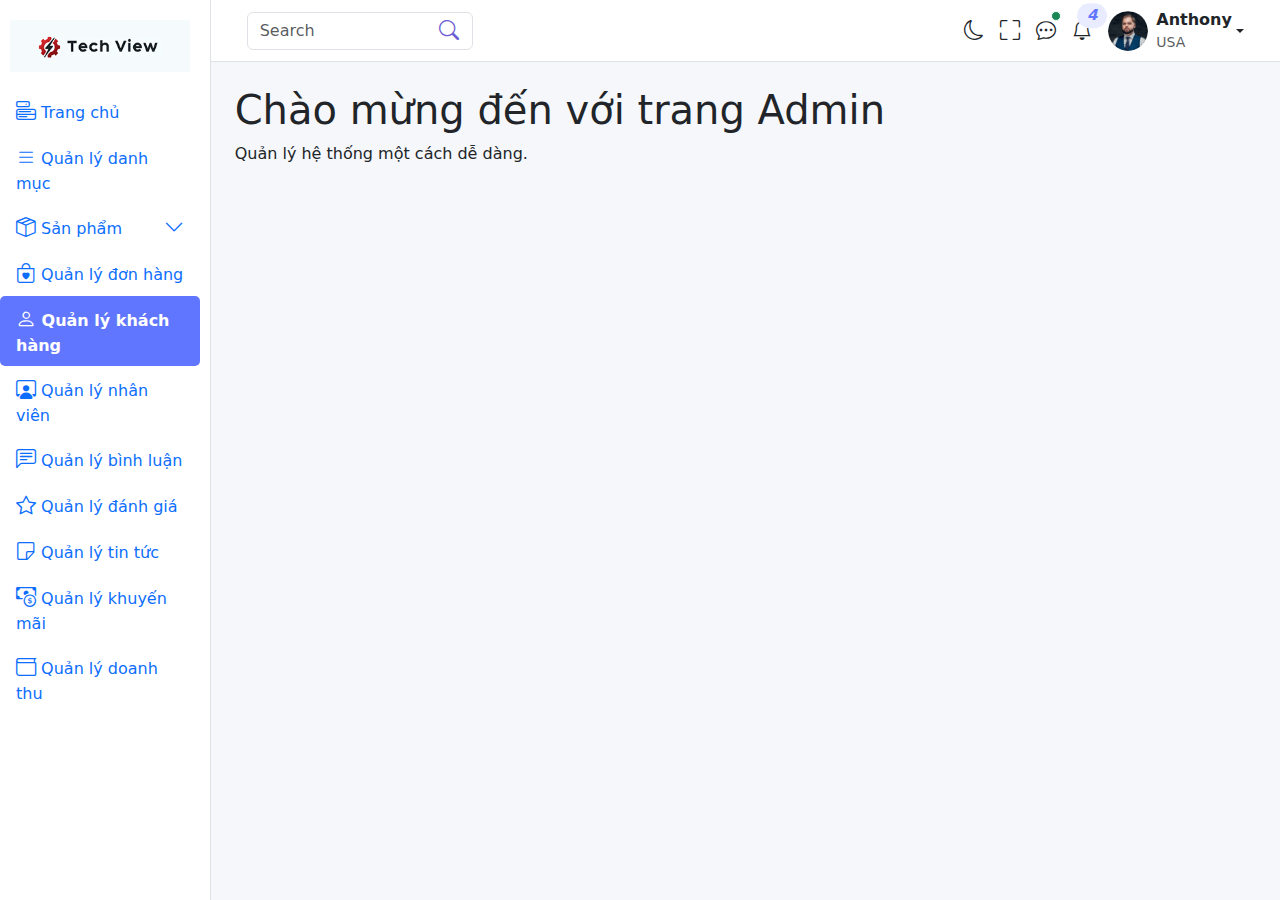
<file: pages/khachhang.html>
<!doctype html>
<html lang="en">

<head>
    <meta charset="utf-8">
    <meta name="viewport" content="width=device-width, initial-scale=1">
    <title>Quản lý khách hàng | Admin</title>
    <link rel="stylesheet" href="/assets/css/style.css">
    <link href="https://cdn.jsdelivr.net/npm/bootstrap@5.3.3/dist/css/bootstrap.min.css" rel="stylesheet"
        integrity="sha384-QWTKZyjpPEjISv5WaRU9OFeRpok6YctnYmDr5pNlyT2bRjXh0JMhjY6hW+ALEwIH" crossorigin="anonymous">
</head>

<body>
    <div class="admin d-flex">
        <!-- Sidebar -->
        <!-- Sidebar (Menu trái) -->
        <nav class="admin-menu d-flex flex-column align-items-center">
            <!-- Logo -->
            <a href="#" class="navbar-logo mb-3">
                <img src="/assets/img/logo.png" alt="logo">
            </a>

            <!-- Menu -->
            <ul class="nav flex-column w-100">
                <li class="nav-item">
                    <a class="nav-link menu-item" href="/"><i class="bi bi-menu-button"></i> Trang chủ</a>
                </li>
                <li class="nav-item">
                    <a class="nav-link menu-item" href="/pages/danhmuc.html"><i class="bi bi-list"></i> Quản lý danh mục</a>
                </li>
                <ul class="nav flex-column">
                    <li class="nav-item">
                        <a class="nav-link d-flex align-items-center justify-content-between" data-bs-toggle="collapse"
                            href="#menuProducts">
                            <span><i class="bi bi-box-seam"></i> Sản phẩm</span>
                            <i class="bi bi-chevron-down"></i>
                        </a>
                        <ul class="collapse list-unstyled ms-4" id="menuProducts">
                            <li><a class="nav-link" href="/pages/sanpham.html">Products</a></li>
                            <li><a class="nav-link" href="/pages/danhmuc.html">Danh mục sản phẩm</a></li>
                            <li><a class="nav-link" href="/pages/themsanpham.html">Thêm sản phẩm</a></li>
                        </ul>
                    </li>
                </ul>
                <li class="nav-item">
                    <a class="nav-link menu-item" href="/pages/donhang.html"><i class="bi bi-bag-heart"></i> Quản lý đơn hàng</a>
                </li>
                <li class="nav-item">
                    <a class="nav-link menu-item active" href="/pages/khachhang.html"><i class="bi bi-person"></i> Quản lý khách hàng</a>
                </li>
                <li class="nav-item">
                    <a class="nav-link menu-item" href="/pages/nhanvien.html"><i class="bi bi-person-workspace"></i> Quản lý nhân viên</a>
                </li>
                <li class="nav-item">
                    <a class="nav-link menu-item" href="/pages/binhluan.html"><i class="bi bi-chat-left-text"></i> Quản lý bình luận</a>
                </li>
                <li class="nav-item">
                    <a class="nav-link menu-item" href="/pages/danhgia.html"><i class="bi bi-star"></i> Quản lý đánh giá</a>
                </li>
                <li class="nav-item">
                    <a class="nav-link menu-item" href="/pages/tintuc.html"><i class="bi bi-sticky"></i> Quản lý tin tức</a>
                </li>
                <li class="nav-item">
                    <a class="nav-link menu-item" href="/pages/khuyenmai.html"><i class="bi bi-cash-coin"></i> Quản lý khuyến mãi</a>
                </li>
                <li class="nav-item">
                    <a class="nav-link menu-item" href="/pages/doanhthu.html"><i class="bi bi-wallet"></i> Quản lý doanh thu</a>
                </li>
            </ul>
        </nav>


        <!-- Nội dung chính -->
        <div class="content w-100">
            <!-- Navbar Top -->
            <nav class="navbar navbar-expand-lg navbar-light bg-white border-bottom px-4 py-2">
                <div class="container-fluid">
                    <!-- Ô tìm kiếm -->
                    <div class="position-relative">
                        <input class="form-control search-box" type="search" placeholder="Search">
                        <i class="bi bi-search search-icon"></i>
                    </div>

                    <!-- Các icon chức năng -->
                    <div class="d-flex align-items-center ms-auto">
                        <i class="bi bi-moon me-3"></i>
                        <i class="bi bi-fullscreen me-3"></i>
                        <i class="bi bi-chat-dots me-3 position-relative">
                            <span
                                class="position-absolute top-0 start-100 translate-middle p-1 bg-success border border-light rounded-circle"></span>
                        </i>
                        <i class="bi bi-bell position-relative me-3">
                            <span
                                class="position-absolute top-0 start-100 translate-middle badge rounded-pill bg-primary">4</span>
                        </i>

                        <!-- Avatar với dropdown -->
                        <div class="dropdown">
                            <a class="nav-link dropdown-toggle d-flex align-items-center" href="#" role="button"
                                data-bs-toggle="dropdown">
                                <img src="/assets/img/avatar.png" alt="Avatar" class="rounded-circle me-2" width="40"
                                    height="40">
                                <div>
                                    <span class="fw-bold">Anthony</span>
                                    <small class="d-block text-muted">USA</small>
                                </div>
                            </a>
                            <ul class="dropdown-menu dropdown-menu-end">
                                <li><a class="dropdown-item" href="#">Đổi mật khẩu</a></li>
                                <li><a class="dropdown-item text-danger" href="#">Đăng xuất</a></li>
                            </ul>
                        </div>
                    </div>
                </div>
            </nav>

            <!-- Nội dung chính của trang sẽ nằm ở đây -->
            <div class="p-4">
                <h1>Chào mừng đến với trang Admin</h1>
                <p>Quản lý hệ thống một cách dễ dàng.</p>
            </div>
        </div>
    </div>
    <script src="https://cdn.jsdelivr.net/npm/bootstrap@5.3.3/dist/js/bootstrap.bundle.min.js"
        integrity="sha384-YvpcrYf0tY3lHB60NNkmXc5s9fDVZLESaAA55NDzOxhy9GkcIdslK1eN7N6jIeHz"
        crossorigin="anonymous"></script>
</body>

</html>
</file>
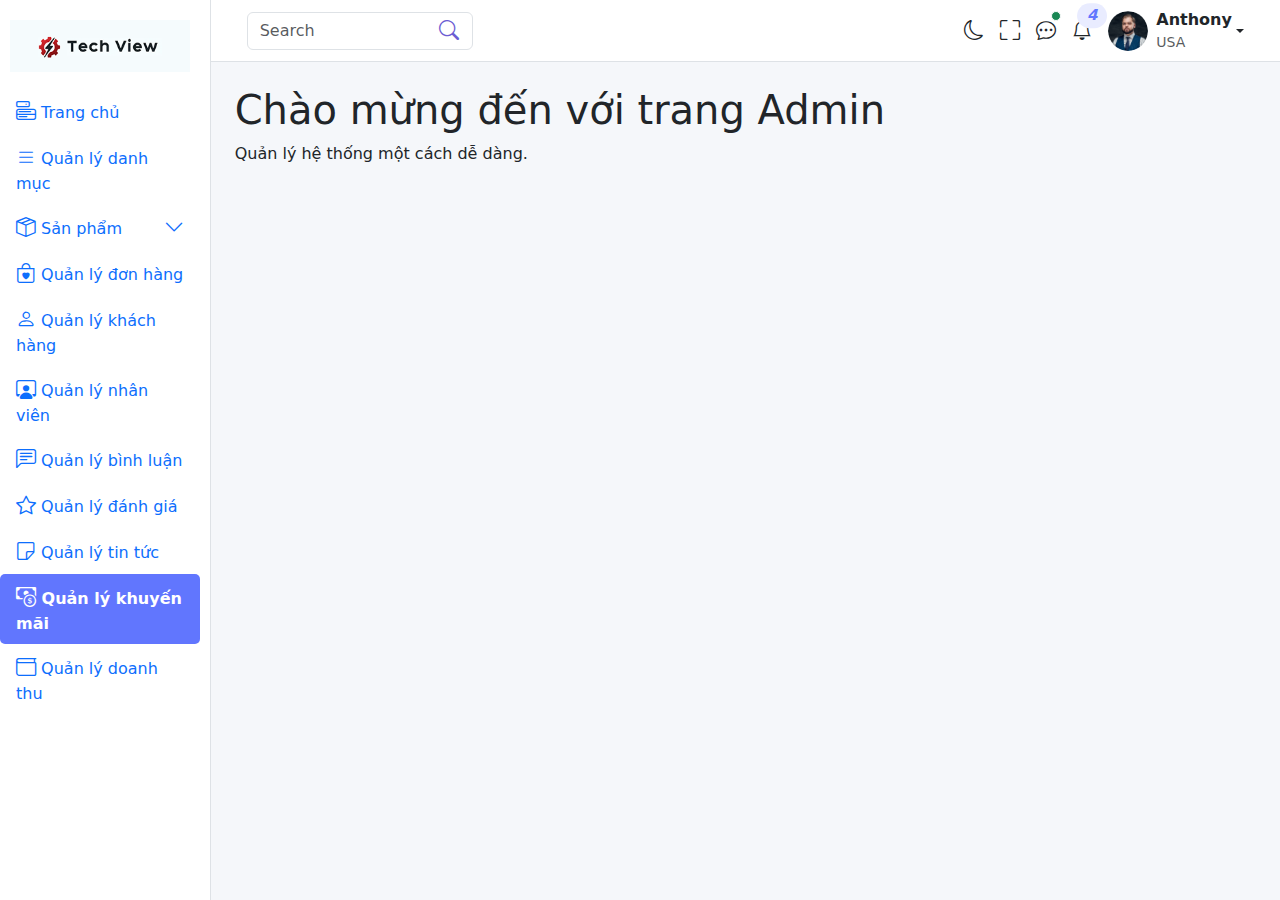
<file: pages/khuyenmai.html>
<!doctype html>
<html lang="en">

<head>
    <meta charset="utf-8">
    <meta name="viewport" content="width=device-width, initial-scale=1">
    <title>Quản lý khuyến mãi | Admin</title>
    <link rel="stylesheet" href="/assets/css/style.css">
    <link href="https://cdn.jsdelivr.net/npm/bootstrap@5.3.3/dist/css/bootstrap.min.css" rel="stylesheet"
        integrity="sha384-QWTKZyjpPEjISv5WaRU9OFeRpok6YctnYmDr5pNlyT2bRjXh0JMhjY6hW+ALEwIH" crossorigin="anonymous">
</head>

<body>
    <div class="admin d-flex">
        <!-- Sidebar -->
        <!-- Sidebar (Menu trái) -->
        <nav class="admin-menu d-flex flex-column align-items-center">
            <!-- Logo -->
            <a href="#" class="navbar-logo mb-3">
                <img src="/assets/img/logo.png" alt="logo">
            </a>

            <!-- Menu -->
            <ul class="nav flex-column w-100">
                <li class="nav-item">
                    <a class="nav-link menu-item" href="/"><i class="bi bi-menu-button"></i> Trang chủ</a>
                </li>
                <li class="nav-item">
                    <a class="nav-link menu-item" href="/pages/danhmuc.html"><i class="bi bi-list"></i> Quản lý danh mục</a>
                </li>
                <ul class="nav flex-column">
                    <li class="nav-item">
                        <a class="nav-link d-flex align-items-center justify-content-between" data-bs-toggle="collapse"
                            href="#menuProducts">
                            <span><i class="bi bi-box-seam"></i> Sản phẩm</span>
                            <i class="bi bi-chevron-down"></i>
                        </a>
                        <ul class="collapse list-unstyled ms-4" id="menuProducts">
                            <li><a class="nav-link" href="/pages/sanpham.html">Products</a></li>
                            <li><a class="nav-link" href="/pages/danhmuc.html">Danh mục sản phẩm</a></li>
                            <li><a class="nav-link" href="/pages/themsanpham.html">Thêm sản phẩm</a></li>
                        </ul>
                    </li>
                </ul>
                <li class="nav-item">
                    <a class="nav-link menu-item" href="/pages/donhang.html"><i class="bi bi-bag-heart"></i> Quản lý đơn hàng</a>
                </li>
                <li class="nav-item">
                    <a class="nav-link menu-item" href="/pages/khachhang.html"><i class="bi bi-person"></i> Quản lý khách hàng</a>
                </li>
                <li class="nav-item">
                    <a class="nav-link menu-item" href="/pages/nhanvien.html"><i class="bi bi-person-workspace"></i> Quản lý nhân viên</a>
                </li>
                <li class="nav-item">
                    <a class="nav-link menu-item" href="/pages/binhluan.html"><i class="bi bi-chat-left-text"></i> Quản lý bình luận</a>
                </li>
                <li class="nav-item">
                    <a class="nav-link menu-item" href="/pages/danhgia.html"><i class="bi bi-star"></i> Quản lý đánh giá</a>
                </li>
                <li class="nav-item">
                    <a class="nav-link menu-item" href="/pages/tintuc.html"><i class="bi bi-sticky"></i> Quản lý tin tức</a>
                </li>
                <li class="nav-item">
                    <a class="nav-link menu-item active" href="/pages/khuyenmai.html"><i class="bi bi-cash-coin"></i> Quản lý khuyến mãi</a>
                </li>
                <li class="nav-item">
                    <a class="nav-link menu-item" href="/pages/doanhthu.html"><i class="bi bi-wallet"></i> Quản lý doanh thu</a>
                </li>
            </ul>
        </nav>


        <!-- Nội dung chính -->
        <div class="content w-100">
            <!-- Navbar Top -->
            <nav class="navbar navbar-expand-lg navbar-light bg-white border-bottom px-4 py-2">
                <div class="container-fluid">
                    <!-- Ô tìm kiếm -->
                    <div class="position-relative">
                        <input class="form-control search-box" type="search" placeholder="Search">
                        <i class="bi bi-search search-icon"></i>
                    </div>

                    <!-- Các icon chức năng -->
                    <div class="d-flex align-items-center ms-auto">
                        <i class="bi bi-moon me-3"></i>
                        <i class="bi bi-fullscreen me-3"></i>
                        <i class="bi bi-chat-dots me-3 position-relative">
                            <span
                                class="position-absolute top-0 start-100 translate-middle p-1 bg-success border border-light rounded-circle"></span>
                        </i>
                        <i class="bi bi-bell position-relative me-3">
                            <span
                                class="position-absolute top-0 start-100 translate-middle badge rounded-pill bg-primary">4</span>
                        </i>

                        <!-- Avatar với dropdown -->
                        <div class="dropdown">
                            <a class="nav-link dropdown-toggle d-flex align-items-center" href="#" role="button"
                                data-bs-toggle="dropdown">
                                <img src="/assets/img/avatar.png" alt="Avatar" class="rounded-circle me-2" width="40"
                                    height="40">
                                <div>
                                    <span class="fw-bold">Anthony</span>
                                    <small class="d-block text-muted">USA</small>
                                </div>
                            </a>
                            <ul class="dropdown-menu dropdown-menu-end">
                                <li><a class="dropdown-item" href="#">Đổi mật khẩu</a></li>
                                <li><a class="dropdown-item text-danger" href="#">Đăng xuất</a></li>
                            </ul>
                        </div>
                    </div>
                </div>
            </nav>

            <!-- Nội dung chính của trang sẽ nằm ở đây -->
            <div class="p-4">
                <h1>Chào mừng đến với trang Admin</h1>
                <p>Quản lý hệ thống một cách dễ dàng.</p>
            </div>
        </div>
    </div>
    <script src="https://cdn.jsdelivr.net/npm/bootstrap@5.3.3/dist/js/bootstrap.bundle.min.js"
        integrity="sha384-YvpcrYf0tY3lHB60NNkmXc5s9fDVZLESaAA55NDzOxhy9GkcIdslK1eN7N6jIeHz"
        crossorigin="anonymous"></script>
</body>

</html>
</file>
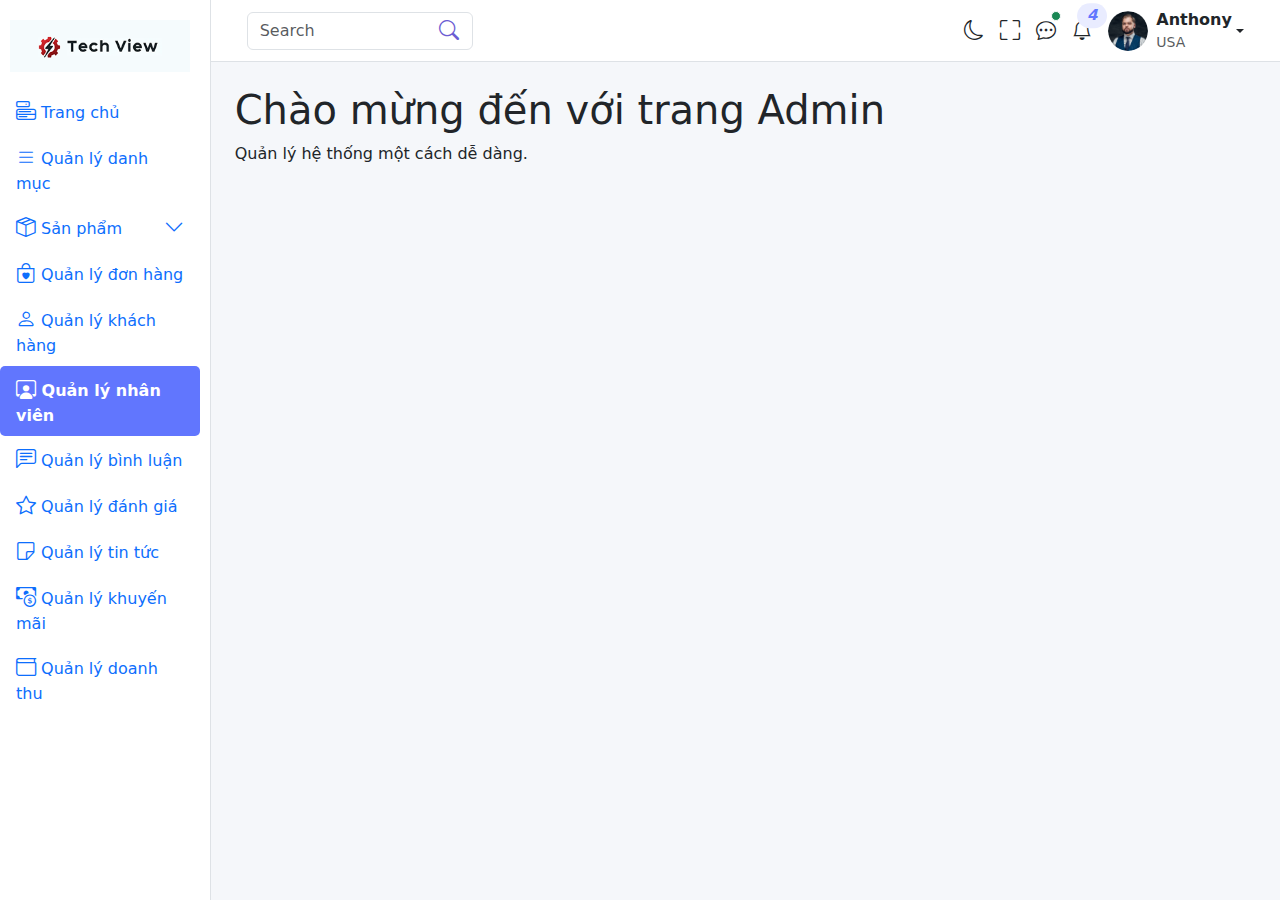
<file: pages/nhanvien.html>
<!doctype html>
<html lang="en">

<head>
    <meta charset="utf-8">
    <meta name="viewport" content="width=device-width, initial-scale=1">
    <title>Quản lý nhân viên | Admin</title>
    <link rel="stylesheet" href="/assets/css/style.css">
    <link href="https://cdn.jsdelivr.net/npm/bootstrap@5.3.3/dist/css/bootstrap.min.css" rel="stylesheet"
        integrity="sha384-QWTKZyjpPEjISv5WaRU9OFeRpok6YctnYmDr5pNlyT2bRjXh0JMhjY6hW+ALEwIH" crossorigin="anonymous">
</head>

<body>
    <div class="admin d-flex">
        <!-- Sidebar -->
        <!-- Sidebar (Menu trái) -->
        <nav class="admin-menu d-flex flex-column align-items-center">
            <!-- Logo -->
            <a href="#" class="navbar-logo mb-3">
                <img src="/assets/img/logo.png" alt="logo">
            </a>

            <!-- Menu -->
            <ul class="nav flex-column w-100">
                <li class="nav-item">
                    <a class="nav-link menu-item" href="/"><i class="bi bi-menu-button"></i> Trang chủ</a>
                </li>
                <li class="nav-item">
                    <a class="nav-link menu-item" href="/pages/danhmuc.html"><i class="bi bi-list"></i> Quản lý danh mục</a>
                </li>
                <ul class="nav flex-column">
                    <li class="nav-item">
                        <a class="nav-link d-flex align-items-center justify-content-between" data-bs-toggle="collapse"
                            href="#menuProducts">
                            <span><i class="bi bi-box-seam"></i> Sản phẩm</span>
                            <i class="bi bi-chevron-down"></i>
                        </a>
                        <ul class="collapse list-unstyled ms-4" id="menuProducts">
                            <li><a class="nav-link" href="/pages/sanpham.html">Products</a></li>
                            <li><a class="nav-link" href="/pages/danhmuc.html">Danh mục sản phẩm</a></li>
                            <li><a class="nav-link" href="/pages/themsanpham.html">Thêm sản phẩm</a></li>
                        </ul>
                    </li>
                </ul>
                <li class="nav-item">
                    <a class="nav-link menu-item" href="/pages/donhang.html"><i class="bi bi-bag-heart"></i> Quản lý đơn hàng</a>
                </li>
                <li class="nav-item">
                    <a class="nav-link menu-item" href="/pages/khachhang.html"><i class="bi bi-person"></i> Quản lý khách hàng</a>
                </li>
                <li class="nav-item">
                    <a class="nav-link menu-item active" href="/pages/nhanvien.html"><i class="bi bi-person-workspace"></i> Quản lý nhân viên</a>
                </li>
                <li class="nav-item">
                    <a class="nav-link menu-item" href="/pages/binhluan.html"><i class="bi bi-chat-left-text"></i> Quản lý bình luận</a>
                </li>
                <li class="nav-item">
                    <a class="nav-link menu-item" href="/pages/danhgia.html"><i class="bi bi-star"></i> Quản lý đánh giá</a>
                </li>
                <li class="nav-item">
                    <a class="nav-link menu-item" href="/pages/tintuc.html"><i class="bi bi-sticky"></i> Quản lý tin tức</a>
                </li>
                <li class="nav-item">
                    <a class="nav-link menu-item" href="/pages/khuyenmai.html"><i class="bi bi-cash-coin"></i> Quản lý khuyến mãi</a>
                </li>
                <li class="nav-item">
                    <a class="nav-link menu-item" href="/pages/doanhthu.html"><i class="bi bi-wallet"></i> Quản lý doanh thu</a>
                </li>
            </ul>
        </nav>

        <!-- Nội dung chính -->
        <div class="content w-100">
            <!-- Navbar Top -->
            <nav class="navbar navbar-expand-lg navbar-light bg-white border-bottom px-4 py-2">
                <div class="container-fluid">
                    <!-- Ô tìm kiếm -->
                    <div class="position-relative">
                        <input class="form-control search-box" type="search" placeholder="Search">
                        <i class="bi bi-search search-icon"></i>
                    </div>

                    <!-- Các icon chức năng -->
                    <div class="d-flex align-items-center ms-auto">
                        <i class="bi bi-moon me-3"></i>
                        <i class="bi bi-fullscreen me-3"></i>
                        <i class="bi bi-chat-dots me-3 position-relative">
                            <span
                                class="position-absolute top-0 start-100 translate-middle p-1 bg-success border border-light rounded-circle"></span>
                        </i>
                        <i class="bi bi-bell position-relative me-3">
                            <span
                                class="position-absolute top-0 start-100 translate-middle badge rounded-pill bg-primary">4</span>
                        </i>

                        <!-- Avatar với dropdown -->
                        <div class="dropdown">
                            <a class="nav-link dropdown-toggle d-flex align-items-center" href="#" role="button"
                                data-bs-toggle="dropdown">
                                <img src="/assets/img/avatar.png" alt="Avatar" class="rounded-circle me-2" width="40"
                                    height="40">
                                <div>
                                    <span class="fw-bold">Anthony</span>
                                    <small class="d-block text-muted">USA</small>
                                </div>
                            </a>
                            <ul class="dropdown-menu dropdown-menu-end">
                                <li><a class="dropdown-item" href="#">Đổi mật khẩu</a></li>
                                <li><a class="dropdown-item text-danger" href="#">Đăng xuất</a></li>
                            </ul>
                        </div>
                    </div>
                </div>
            </nav>

            <!-- Nội dung chính của trang sẽ nằm ở đây -->
            <div class="p-4">
                <h1>Chào mừng đến với trang Admin</h1>
                <p>Quản lý hệ thống một cách dễ dàng.</p>
            </div>
        </div>
    </div>
    <script src="https://cdn.jsdelivr.net/npm/bootstrap@5.3.3/dist/js/bootstrap.bundle.min.js"
        integrity="sha384-YvpcrYf0tY3lHB60NNkmXc5s9fDVZLESaAA55NDzOxhy9GkcIdslK1eN7N6jIeHz"
        crossorigin="anonymous"></script>
</body>

</html>
</file>
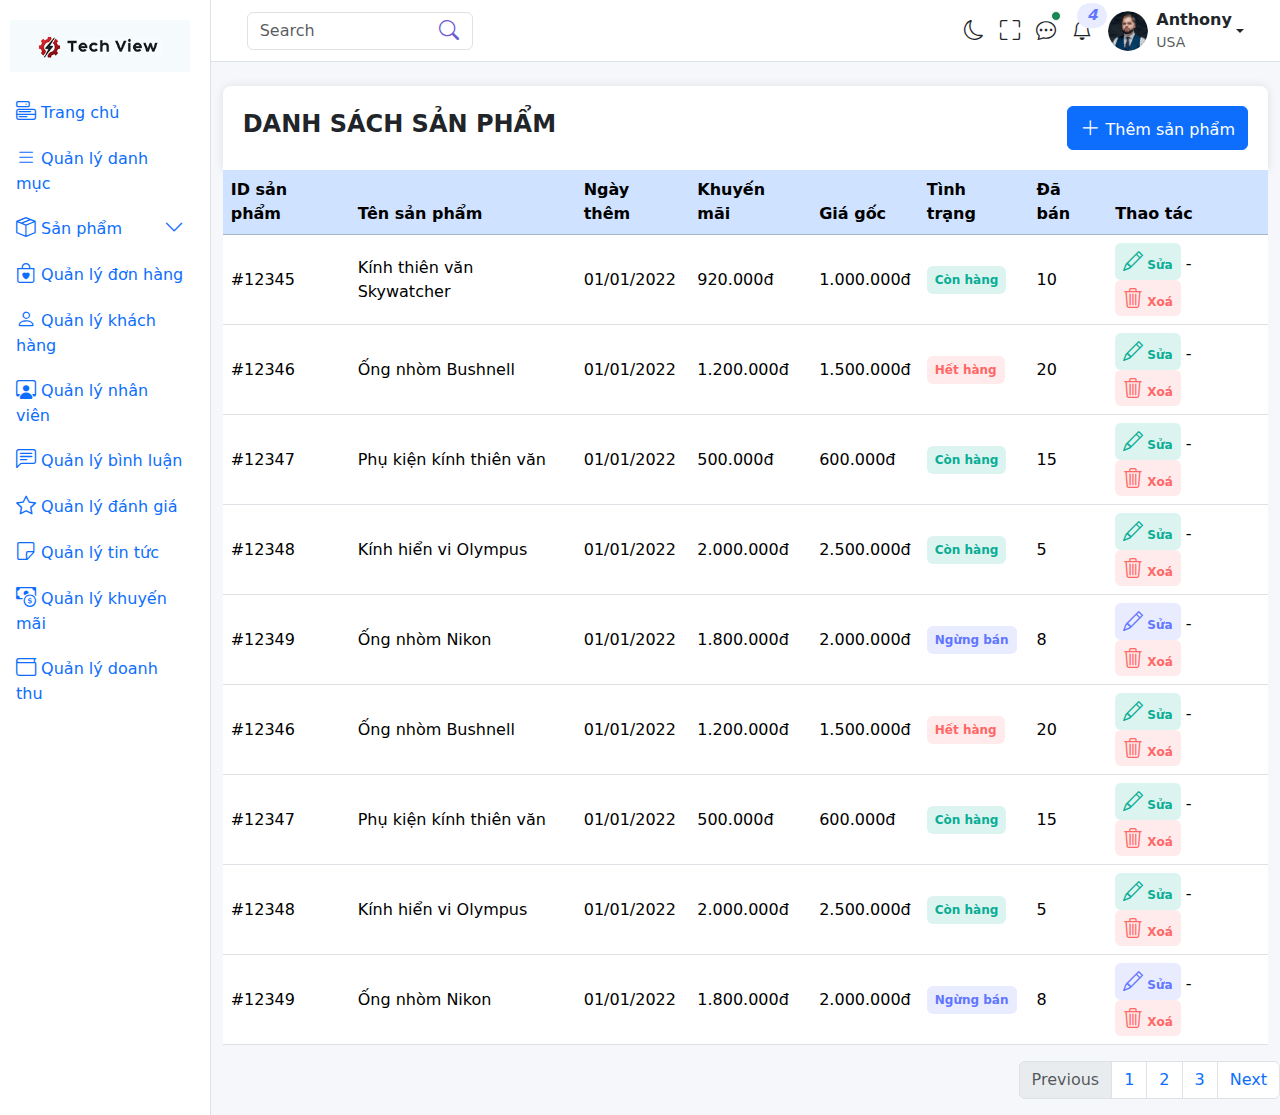
<file: pages/sanpham.html>
<!doctype html>
<html lang="en">

<head>
    <meta charset="utf-8">
    <meta name="viewport" content="width=device-width, initial-scale=1">
    <title>Quản lý sản phẩm | Admin</title>
    <link rel="stylesheet" href="/assets/css/style.css">
    <link href="https://cdn.jsdelivr.net/npm/bootstrap@5.3.3/dist/css/bootstrap.min.css" rel="stylesheet"
        integrity="sha384-QWTKZyjpPEjISv5WaRU9OFeRpok6YctnYmDr5pNlyT2bRjXh0JMhjY6hW+ALEwIH" crossorigin="anonymous">
</head>

<body>
    <div class="admin d-flex">
        <!-- Sidebar -->
        <!-- Sidebar (Menu trái) -->
        <nav class="admin-menu d-flex flex-column align-items-center">
            <!-- Logo -->
            <a href="#" class="navbar-logo mb-3">
                <img src="/assets/img/logo.png" alt="logo">
            </a>

            <!-- Menu -->
            <ul class="nav flex-column w-100">
                <li class="nav-item">
                    <a class="nav-link menu-item" href="/"><i class="bi bi-menu-button"></i> Trang chủ</a>
                </li>
                <li class="nav-item">
                    <a class="nav-link menu-item" href="/pages/danhmuc.html"><i class="bi bi-list"></i> Quản lý danh mục</a>
                </li>
                <ul class="nav flex-column">
                    <li class="nav-item">
                        <a class="nav-link d-flex align-items-center justify-content-between" data-bs-toggle="collapse"
                            href="#menuProducts">
                            <span><i class="bi bi-box-seam"></i> Sản phẩm</span>
                            <i class="bi bi-chevron-down"></i>
                        </a>
                        <ul class="collapse list-unstyled ms-4" id="menuProducts">
                            <li><a class="nav-link" href="/pages/sanpham.html">Products</a></li>
                            <li><a class="nav-link" href="/pages/danhmuc.html">Danh mục sản phẩm</a></li>
                            <li><a class="nav-link" href="/pages/themsanpham.html">Thêm sản phẩm</a></li>
                        </ul>
                    </li>
                </ul>
                <li class="nav-item">
                    <a class="nav-link menu-item" href="/pages/donhang.html"><i class="bi bi-bag-heart"></i> Quản lý đơn hàng</a>
                </li>
                <li class="nav-item">
                    <a class="nav-link menu-item" href="/pages/khachhang.html"><i class="bi bi-person"></i> Quản lý khách hàng</a>
                </li>
                <li class="nav-item">
                    <a class="nav-link menu-item" href="/pages/nhanvien.html"><i class="bi bi-person-workspace"></i> Quản lý nhân viên</a>
                </li>
                <li class="nav-item">
                    <a class="nav-link menu-item" href="/pages/binhluan.html"><i class="bi bi-chat-left-text"></i> Quản lý bình luận</a>
                </li>
                <li class="nav-item">
                    <a class="nav-link menu-item" href="/pages/danhgia.html"><i class="bi bi-star"></i> Quản lý đánh giá</a>
                </li>
                <li class="nav-item">
                    <a class="nav-link menu-item" href="/pages/tintuc.html"><i class="bi bi-sticky"></i> Quản lý tin tức</a>
                </li>
                <li class="nav-item">
                    <a class="nav-link menu-item" href="/pages/khuyenmai.html"><i class="bi bi-cash-coin"></i> Quản lý khuyến mãi</a>
                </li>
                <li class="nav-item">
                    <a class="nav-link menu-item" href="/pages/doanhthu.html"><i class="bi bi-wallet"></i> Quản lý doanh thu</a>
                </li>
            </ul>
        </nav>


        <!-- Nội dung chính -->
        <div class="content w-100">
            <!-- Navbar Top -->
            <nav class="navbar navbar-expand-lg navbar-light bg-white border-bottom px-4 py-2">
                <div class="container-fluid">
                    <!-- Ô tìm kiếm -->
                    <div class="position-relative">
                        <input class="form-control search-box" type="search" placeholder="Search">
                        <i class="bi bi-search search-icon"></i>
                    </div>

                    <!-- Các icon chức năng -->
                    <div class="d-flex align-items-center ms-auto">
                        <i class="bi bi-moon me-3"></i>
                        <i class="bi bi-fullscreen me-3"></i>
                        <i class="bi bi-chat-dots me-3 position-relative">
                            <span
                                class="position-absolute top-0 start-100 translate-middle p-1 bg-success border border-light rounded-circle"></span>
                        </i>
                        <i class="bi bi-bell position-relative me-3">
                            <span
                                class="position-absolute top-0 start-100 translate-middle badge rounded-pill bg-primary">4</span>
                        </i>

                        <!-- Avatar với dropdown -->
                        <div class="dropdown">
                            <a class="nav-link dropdown-toggle d-flex align-items-center" href="#" role="button"
                                data-bs-toggle="dropdown">
                                <img src="/assets/img/avatar.png" alt="Avatar" class="rounded-circle me-2" width="40"
                                    height="40">
                                <div>
                                    <span class="fw-bold">Anthony</span>
                                    <small class="d-block text-muted">USA</small>
                                </div>
                            </a>
                            <ul class="dropdown-menu dropdown-menu-end">
                                <li><a class="dropdown-item" href="#">Đổi mật khẩu</a></li>
                                <li><a class="dropdown-item text-danger" href="#">Đăng xuất</a></li>
                            </ul>
                        </div>
                    </div>
                </div>
            </nav>

            <!-- Nội dung chính của trang sẽ nằm ở đây -->
            <div class="container">
                <div class="category-list mt-4 d-flex justify-content-between align-items-center">
                    <h4 class="fw-bold">DANH SÁCH SẢN PHẨM</h4>
                    <a href="./themsanpham.html"><button class="btn btn-primary"><i class="bi bi-plus-lg"></i> Thêm sản phẩm</button></a>
                </div>
                <div class="table-responsive border-1">
                    <table class="table table-hover align-middle">
                        <thead class="table-primary">
                            <tr>
                                <th>ID sản phẩm</th>
                                <th>Tên sản phẩm</th>
                                <th>Ngày thêm</th>
                                <th>Khuyến mãi</th>
                                <th>Giá gốc</th>
                                <th>Tình trạng</th>
                                <th>Đã bán</th>
                                <th>Thao tác</th>
                            </tr>
                        </thead>
                        <tbody>
                            <tr>
                                <td>#12345</td>
                                <td>Kính thiên văn Skywatcher</td>
                                <td>01/01/2022</td>
                                <td>920.000đ</td>
                                <td>1.000.000đ</td>
                                <td><span class="badge bg-success bg-opacity-10 text-success p-2">Còn hàng</span></td>
                                <td>10</td>
                                <td><a href="#"><span class="badge bg-success bg-opacity-10 text-success p-2"><i class="bi bi-pencil"></i> Sửa</span></a> - <a href="#"><span class="badge bg-danger bg-opacity-10 text-danger p-2"><i class="bi bi-trash3"></i> Xoá</span></a></td>
                            </tr>
                            <tr>
                                <td>#12346</td>
                                <td>Ống nhòm Bushnell</td>
                                <td>01/01/2022</td>
                                <td>1.200.000đ</td>
                                <td>1.500.000đ</td>
                                <td><span class="badge bg-danger bg-opacity-10 text-danger p-2">Hết hàng</span></td>
                                <td>20</td>
                                <td><a href="#"><span class="badge bg-success bg-opacity-10 text-success p-2"><i class="bi bi-pencil"></i> Sửa</span></a> - <a href="#"><span class="badge bg-danger bg-opacity-10 text-danger p-2"><i class="bi bi-trash3"></i> Xoá</span></a></td>
                            </tr>
                            <tr>
                                <td>#12347</td>
                                <td>Phụ kiện kính thiên văn</td>
                                <td>01/01/2022</td>
                                <td>500.000đ</td>
                                <td>600.000đ</td>
                                <td><span class="badge bg-success bg-opacity-10 text-success p-2">Còn hàng</span></td>
                                <td>15</td>
                                <td><a href="#"><span class="badge bg-success bg-opacity-10 text-success p-2"><i class="bi bi-pencil"></i> Sửa</span></a> - <a href="#"><span class="badge bg-danger bg-opacity-10 text-danger p-2"><i class="bi bi-trash3"></i> Xoá</span></a></td>
                            </tr>
                            <tr>
                                <td>#12348</td>
                                <td>Kính hiển vi Olympus</td>
                                <td>01/01/2022</td>
                                <td>2.000.000đ</td>
                                <td>2.500.000đ</td>
                                <td><span class="badge bg-success bg-opacity-10 text-success p-2">Còn hàng</span></td>
                                <td>5</td>
                                <td><a href="#"><span class="badge bg-success bg-opacity-10 text-success p-2"><i class="bi bi-pencil"></i> Sửa</span></a> - <a href="#"><span class="badge bg-danger bg-opacity-10 text-danger p-2"><i class="bi bi-trash3"></i> Xoá</span></a></td>
                            </tr>
                            <tr>
                                <td>#12349</td>
                                <td>Ống nhòm Nikon</td>
                                <td>01/01/2022</td>
                                <td>1.800.000đ</td>
                                <td>2.000.000đ</td>
                                <td><span class="badge bg-primary bg-opacity-10 text-primary p-2">Ngừng bán</span></td>
                                <td>8</td>
                                <td><a href="#"><span class="badge bg-primary bg-opacity-10 text-primary p-2"><i class="bi bi-pencil"></i> Sửa</span></a> - <a href="#"><span class="badge bg-danger bg-opacity-10 text-danger p-2"><i class="bi bi-trash3"></i> Xoá</span></a></td>
                            </tr>
                            <tr>
                                <td>#12346</td>
                                <td>Ống nhòm Bushnell</td>
                                <td>01/01/2022</td>
                                <td>1.200.000đ</td>
                                <td>1.500.000đ</td>
                                <td><span class="badge bg-danger bg-opacity-10 text-danger p-2">Hết hàng</span></td>
                                <td>20</td>
                                <td><a href="#"><span class="badge bg-success bg-opacity-10 text-success p-2"><i class="bi bi-pencil"></i> Sửa</span></a> - <a href="#"><span class="badge bg-danger bg-opacity-10 text-danger p-2"><i class="bi bi-trash3"></i> Xoá</span></a></td>
                            </tr>
                            <tr>
                                <td>#12347</td>
                                <td>Phụ kiện kính thiên văn</td>
                                <td>01/01/2022</td>
                                <td>500.000đ</td>
                                <td>600.000đ</td>
                                <td><span class="badge bg-success bg-opacity-10 text-success p-2">Còn hàng</span></td>
                                <td>15</td>
                                <td><a href="#"><span class="badge bg-success bg-opacity-10 text-success p-2"><i class="bi bi-pencil"></i> Sửa</span></a> - <a href="#"><span class="badge bg-danger bg-opacity-10 text-danger p-2"><i class="bi bi-trash3"></i> Xoá</span></a></td>
                            </tr>
                            <tr>
                                <td>#12348</td>
                                <td>Kính hiển vi Olympus</td>
                                <td>01/01/2022</td>
                                <td>2.000.000đ</td>
                                <td>2.500.000đ</td>
                                <td><span class="badge bg-success bg-opacity-10 text-success p-2">Còn hàng</span></td>
                                <td>5</td>
                                <td><a href="#"><span class="badge bg-success bg-opacity-10 text-success p-2"><i class="bi bi-pencil"></i> Sửa</span></a> - <a href="#"><span class="badge bg-danger bg-opacity-10 text-danger p-2"><i class="bi bi-trash3"></i> Xoá</span></a></td>
                            </tr>
                            <tr>
                                <td>#12349</td>
                                <td>Ống nhòm Nikon</td>
                                <td>01/01/2022</td>
                                <td>1.800.000đ</td>
                                <td>2.000.000đ</td>
                                <td><span class="badge bg-primary bg-opacity-10 text-primary p-2">Ngừng bán</span></td>
                                <td>8</td>
                                <td><a href="#"><span class="badge bg-primary bg-opacity-10 text-primary p-2"><i class="bi bi-pencil"></i> Sửa</span></a> - <a href="#"><span class="badge bg-danger bg-opacity-10 text-danger p-2"><i class="bi bi-trash3"></i> Xoá</span></a></td>
                            </tr>
                        </tbody>
                    </table>
                </div>
            </div>
            <nav aria-label="Page navigation example">
                <ul class="pagination justify-content-end">
                  <li class="page-item disabled">
                    <a class="page-link">Previous</a>
                  </li>
                  <li class="page-item"><a class="page-link" href="#">1</a></li>
                  <li class="page-item"><a class="page-link" href="#">2</a></li>
                  <li class="page-item"><a class="page-link" href="#">3</a></li>
                  <li class="page-item">
                    <a class="page-link" href="#">Next</a>
                  </li>
                </ul>
              </nav>
        </div>
        
    </div>

    <!-- JavaScript -->
    <script>
        document.addEventListener("DOMContentLoaded", function () {
            let menuItems = document.querySelectorAll(".menu-item");

            menuItems.forEach(item => {
                item.addEventListener("click", function () {
                    menuItems.forEach(i => i.classList.remove("active"));
                    this.classList.add("active");
                });
            });
        });
    </script>
    <script src="https://cdn.jsdelivr.net/npm/bootstrap@5.3.3/dist/js/bootstrap.bundle.min.js"
        integrity="sha384-YvpcrYf0tY3lHB60NNkmXc5s9fDVZLESaAA55NDzOxhy9GkcIdslK1eN7N6jIeHz"
        crossorigin="anonymous"></script>
</body>

</html>
</file>
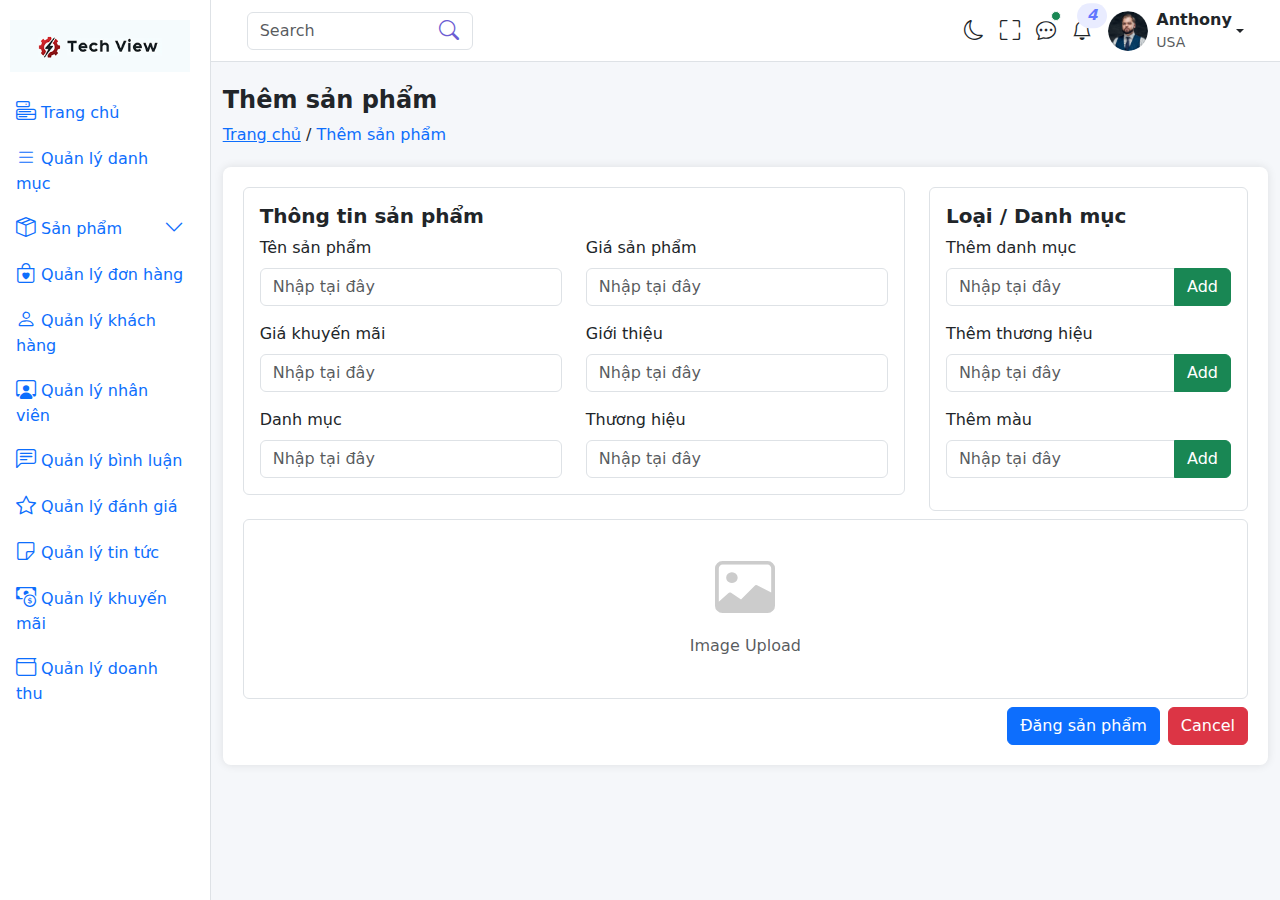
<file: pages/themsanpham.html>
<!doctype html>
<html lang="en">

<head>
    <meta charset="utf-8">
    <meta name="viewport" content="width=device-width, initial-scale=1">
    <title>Thêm sản phẩm | Admin</title>
    <link rel="stylesheet" href="/assets/css/style.css">
    <link href="https://cdn.jsdelivr.net/npm/bootstrap@5.3.3/dist/css/bootstrap.min.css" rel="stylesheet"
        integrity="sha384-QWTKZyjpPEjISv5WaRU9OFeRpok6YctnYmDr5pNlyT2bRjXh0JMhjY6hW+ALEwIH" crossorigin="anonymous">
</head>

<body>
    <div class="admin d-flex">
        <!-- Sidebar -->
        <!-- Sidebar (Menu trái) -->
        <nav class="admin-menu d-flex flex-column align-items-center">
            <!-- Logo -->
            <a href="#" class="navbar-logo mb-3">
                <img src="/assets/img/logo.png" alt="logo">
            </a>

            <!-- Menu -->
            <ul class="nav flex-column w-100">
                <li class="nav-item">
                    <a class="nav-link menu-item" href="/"><i class="bi bi-menu-button"></i> Trang chủ</a>
                </li>
                <li class="nav-item">
                    <a class="nav-link menu-item" href="/pages/danhmuc.html"><i class="bi bi-list"></i> Quản lý danh mục</a>
                </li>
                <ul class="nav flex-column">
                    <li class="nav-item">
                        <a class="nav-link d-flex align-items-center justify-content-between" data-bs-toggle="collapse"
                            href="#menuProducts">
                            <span><i class="bi bi-box-seam"></i> Sản phẩm</span>
                            <i class="bi bi-chevron-down"></i>
                        </a>
                        <ul class="collapse list-unstyled ms-4" id="menuProducts">
                            <li><a class="nav-link" href="/pages/sanpham.html">Products</a></li>
                            <li><a class="nav-link" href="/pages/danhmuc.html">Danh mục sản phẩm</a></li>
                            <li><a class="nav-link" href="/pages/themsanpham.html">Thêm sản phẩm</a></li>
                        </ul>
                    </li>
                </ul>
                <li class="nav-item">
                    <a class="nav-link menu-item" href="/pages/donhang.html"><i class="bi bi-bag-heart"></i> Quản lý đơn hàng</a>
                </li>
                <li class="nav-item">
                    <a class="nav-link menu-item" href="/pages/khachhang.html"><i class="bi bi-person"></i> Quản lý khách hàng</a>
                </li>
                <li class="nav-item">
                    <a class="nav-link menu-item" href="/pages/nhanvien.html"><i class="bi bi-person-workspace"></i> Quản lý nhân viên</a>
                </li>
                <li class="nav-item">
                    <a class="nav-link menu-item" href="/pages/binhluan.html"><i class="bi bi-chat-left-text"></i> Quản lý bình luận</a>
                </li>
                <li class="nav-item">
                    <a class="nav-link menu-item" href="/pages/danhgia.html"><i class="bi bi-star"></i> Quản lý đánh giá</a>
                </li>
                <li class="nav-item">
                    <a class="nav-link menu-item" href="/pages/tintuc.html"><i class="bi bi-sticky"></i> Quản lý tin tức</a>
                </li>
                <li class="nav-item">
                    <a class="nav-link menu-item" href="/pages/khuyenmai.html"><i class="bi bi-cash-coin"></i> Quản lý khuyến mãi</a>
                </li>
                <li class="nav-item">
                    <a class="nav-link menu-item" href="/pages/doanhthu.html"><i class="bi bi-wallet"></i> Quản lý doanh thu</a>
                </li>
            </ul>
        </nav>


        <!-- Nội dung chính -->
        <div class="content w-100">
            <nav class="navbar navbar-expand-lg navbar-light bg-white border-bottom px-4 py-2">
                <div class="container-fluid">
                    <!-- Ô tìm kiếm -->
                    <div class="position-relative">
                        <input class="form-control search-box" type="search" placeholder="Search">
                        <i class="bi bi-search search-icon"></i>
                    </div>

                    <!-- Các icon chức năng -->
                    <div class="d-flex align-items-center ms-auto">
                        <i class="bi bi-moon me-3"></i>
                        <i class="bi bi-fullscreen me-3"></i>
                        <i class="bi bi-chat-dots me-3 position-relative">
                            <span
                                class="position-absolute top-0 start-100 translate-middle p-1 bg-success border border-light rounded-circle"></span>
                        </i>
                        <i class="bi bi-bell position-relative me-3">
                            <span
                                class="position-absolute top-0 start-100 translate-middle badge rounded-pill bg-primary">4</span>
                        </i>

                        <!-- Avatar với dropdown -->
                        <div class="dropdown">
                            <a class="nav-link dropdown-toggle d-flex align-items-center" href="#" role="button"
                                data-bs-toggle="dropdown">
                                <img src="/assets/img/avatar.png" alt="Avatar" class="rounded-circle me-2" width="40"
                                    height="40">
                                <div>
                                    <span class="fw-bold">Anthony</span>
                                    <small class="d-block text-muted">USA</small>
                                </div>
                            </a>
                            <ul class="dropdown-menu dropdown-menu-end">
                                <li><a class="dropdown-item" href="#">Đổi mật khẩu</a></li>
                                <li><a class="dropdown-item text-danger" href="#">Đăng xuất</a></li>
                            </ul>
                        </div>
                    </div>
                </div>
            </nav>
            <!-- Nội dung chính của trang sẽ nằm ở đây -->
            <div class="container">
                <h4 class="fw-bold mt-4">Thêm sản phẩm</h4>
                <p><a href="/">Trang chủ</a> / <span class="text-primary">Thêm sản phẩm</span></p>
                <div class="add-product">
                    <div class="row">
                        <!-- Thông tin sản phẩm -->
                        <div class="col-md-8">
                            <div class="border rounded p-3">
                                <h5 class="fw-bold">Thông tin sản phẩm</h5>
                                <div class="row">
                                    <div class="col-md-6">
                                        <label class="form-label">Tên sản phẩm</label>
                                        <input type="text" class="form-control" placeholder="Nhập tại đây">
                                    </div>
                                    <div class="col-md-6">
                                        <label class="form-label">Giá sản phẩm</label>
                                        <input type="number" class="form-control" placeholder="Nhập tại đây">
                                    </div>
                                    <div class="col-md-6 mt-3">
                                        <label class="form-label">Giá khuyến mãi</label>
                                        <input type="number" class="form-control" placeholder="Nhập tại đây">
                                    </div>
                                    <div class="col-md-6 mt-3">
                                        <label class="form-label">Giới thiệu</label>
                                        <input type="text" class="form-control" placeholder="Nhập tại đây">
                                    </div>
                                    <div class="col-md-6 mt-3">
                                        <label class="form-label">Danh mục</label>
                                        <input type="text" class="form-control" placeholder="Nhập tại đây">
                                    </div>
                                    <div class="col-md-6 mt-3">
                                        <label class="form-label">Thương hiệu</label>
                                        <input type="text" class="form-control" placeholder="Nhập tại đây">
                                    </div>
                                </div>
                            </div>
                        </div>
            
                        <!-- Loại / Danh mục -->
                        <div class="col-md-4">
                            <div class="border rounded p-3">
                                <h5 class="fw-bold">Loại / Danh mục</h5>
                                <div class="mb-3">
                                    <label class="form-label">Thêm danh mục</label>
                                    <div class="input-group">
                                        <input type="text" class="form-control" placeholder="Nhập tại đây">
                                        <button class="btn btn-success">Add</button>
                                    </div>
                                </div>
                                <div class="mb-3">
                                    <label class="form-label">Thêm thương hiệu</label>
                                    <div class="input-group">
                                        <input type="text" class="form-control" placeholder="Nhập tại đây">
                                        <button class="btn btn-success">Add</button>
                                    </div>
                                </div>
                                <div class="mb-3">
                                    <label class="form-label">Thêm màu</label>
                                    <div class="input-group">
                                        <input type="text" class="form-control" placeholder="Nhập tại đây">
                                        <button class="btn btn-success">Add</button>
                                    </div>
                                </div>
                            </div>
                        </div>
                    </div>
                    <!-- Image Upload -->
                    <div class="border rounded p-4 text-center mt-2">
                        <i class="bi bi-image" style="font-size: 60px; color: #ccc;"></i>
                        <p class="text-muted">Image Upload</p>
                    </div>
            
                    <!-- Buttons -->
                    <div class="d-flex justify-content-end mt-2">
                        <button class="btn btn-primary me-2">Đăng sản phẩm</button>
                        <button class="btn btn-danger">Cancel</button>
                    </div>
                </div>
            </div>
            
        </div>
    </div>

    <!-- JavaScript -->
    <script>
        document.addEventListener("DOMContentLoaded", function () {
            let menuItems = document.querySelectorAll(".menu-item");

            menuItems.forEach(item => {
                item.addEventListener("click", function () {
                    menuItems.forEach(i => i.classList.remove("active"));
                    this.classList.add("active");
                });
            });
        });
    </script>
    <script src="https://cdn.jsdelivr.net/npm/bootstrap@5.3.3/dist/js/bootstrap.bundle.min.js"
        integrity="sha384-YvpcrYf0tY3lHB60NNkmXc5s9fDVZLESaAA55NDzOxhy9GkcIdslK1eN7N6jIeHz"
        crossorigin="anonymous"></script>
</body>

</html>
</file>
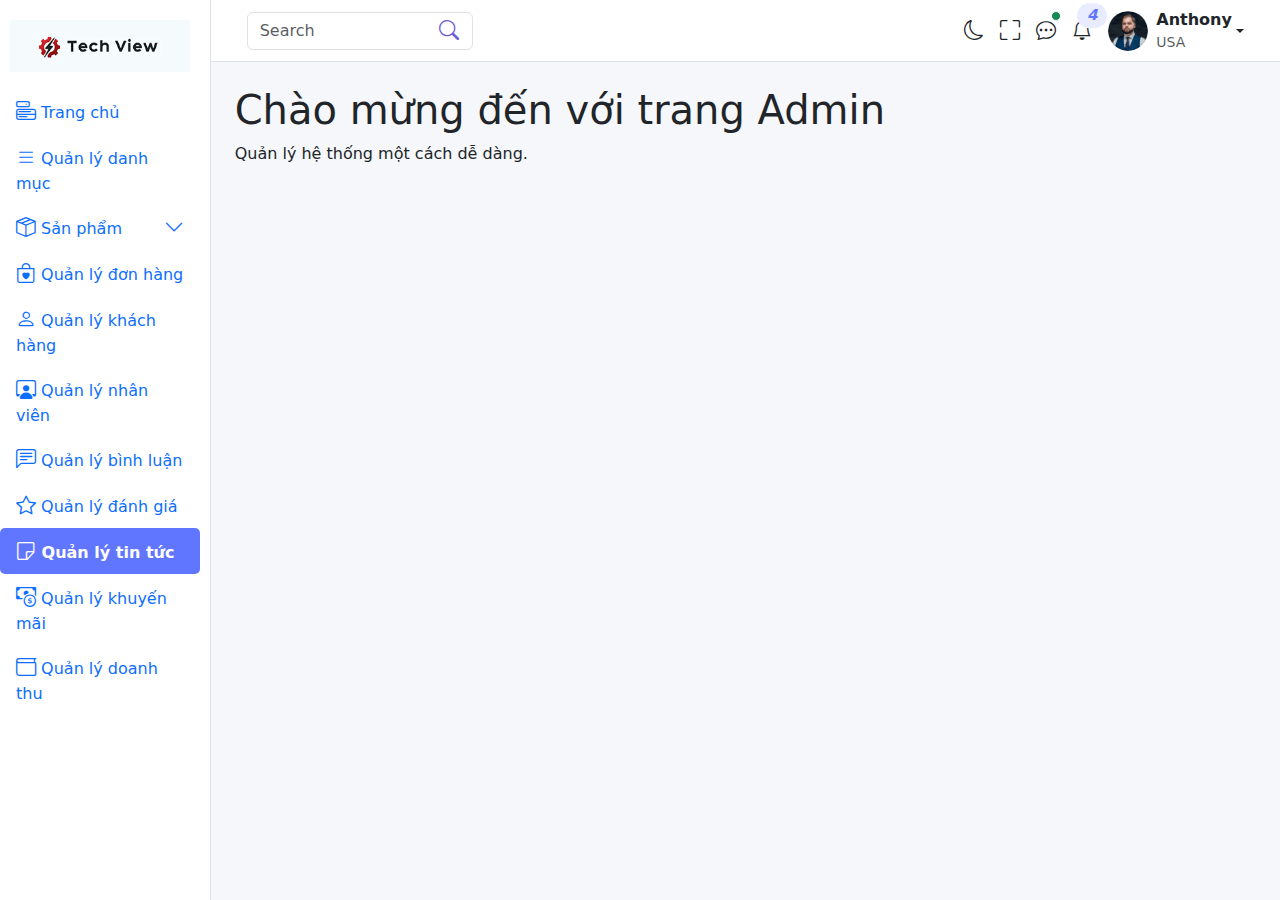
<file: pages/tintuc.html>
<!doctype html>
<html lang="en">

<head>
    <meta charset="utf-8">
    <meta name="viewport" content="width=device-width, initial-scale=1">
    <title>Quản lý tin tức | Admin</title>
    <link rel="stylesheet" href="/assets/css/style.css">
    <link href="https://cdn.jsdelivr.net/npm/bootstrap@5.3.3/dist/css/bootstrap.min.css" rel="stylesheet"
        integrity="sha384-QWTKZyjpPEjISv5WaRU9OFeRpok6YctnYmDr5pNlyT2bRjXh0JMhjY6hW+ALEwIH" crossorigin="anonymous">
</head>

<body>
    <div class="admin d-flex">
        <!-- Sidebar -->
        <!-- Sidebar (Menu trái) -->
        <nav class="admin-menu d-flex flex-column align-items-center">
            <!-- Logo -->
            <a href="#" class="navbar-logo mb-3">
                <img src="/assets/img/logo.png" alt="logo">
            </a>

            <!-- Menu -->
            <ul class="nav flex-column w-100">
                <li class="nav-item">
                    <a class="nav-link menu-item" href="/admin"><i class="bi bi-menu-button"></i> Trang chủ</a>
                </li>
                <li class="nav-item">
                    <a class="nav-link menu-item" href="/pages/danhmuc.html"><i class="bi bi-list"></i> Quản lý danh mục</a>
                </li>
                <ul class="nav flex-column">
                    <li class="nav-item">
                        <a class="nav-link d-flex align-items-center justify-content-between" data-bs-toggle="collapse"
                            href="#menuProducts">
                            <span><i class="bi bi-box-seam"></i> Sản phẩm</span>
                            <i class="bi bi-chevron-down"></i>
                        </a>
                        <ul class="collapse list-unstyled ms-4" id="menuProducts">
                            <li><a class="nav-link" href="/pages/sanpham.html">Products</a></li>
                            <li><a class="nav-link" href="/pages/danhmuc.html">Danh mục sản phẩm</a></li>
                            <li><a class="nav-link" href="/pages/themsanpham.html">Thêm sản phẩm</a></li>
                        </ul>
                    </li>
                </ul>
                <li class="nav-item">
                    <a class="nav-link menu-item" href="/pages/donhang.html"><i class="bi bi-bag-heart"></i> Quản lý đơn hàng</a>
                </li>
                <li class="nav-item">
                    <a class="nav-link menu-item" href="/pages/khachhang.html"><i class="bi bi-person"></i> Quản lý khách hàng</a>
                </li>
                <li class="nav-item">
                    <a class="nav-link menu-item" href="/pages/nhanvien.html"><i class="bi bi-person-workspace"></i> Quản lý nhân viên</a>
                </li>
                <li class="nav-item">
                    <a class="nav-link menu-item" href="/pages/binhluan.html"><i class="bi bi-chat-left-text"></i> Quản lý bình luận</a>
                </li>
                <li class="nav-item">
                    <a class="nav-link menu-item" href="/pages/danhgia.html"><i class="bi bi-star"></i> Quản lý đánh giá</a>
                </li>
                <li class="nav-item">
                    <a class="nav-link menu-item active" href="/pages/tintuc.html"><i class="bi bi-sticky"></i> Quản lý tin tức</a>
                </li>
                <li class="nav-item">
                    <a class="nav-link menu-item" href="/pages/khuyenmai.html"><i class="bi bi-cash-coin"></i> Quản lý khuyến mãi</a>
                </li>
                <li class="nav-item">
                    <a class="nav-link menu-item" href="/pages/doanhthu.html"><i class="bi bi-wallet"></i> Quản lý doanh thu</a>
                </li>
            </ul>
        </nav>


        <!-- Nội dung chính -->
        <div class="content w-100">
            <!-- Navbar Top -->
            <nav class="navbar navbar-expand-lg navbar-light bg-white border-bottom px-4 py-2">
                <div class="container-fluid">
                    <!-- Ô tìm kiếm -->
                    <div class="position-relative">
                        <input class="form-control search-box" type="search" placeholder="Search">
                        <i class="bi bi-search search-icon"></i>
                    </div>

                    <!-- Các icon chức năng -->
                    <div class="d-flex align-items-center ms-auto">
                        <i class="bi bi-moon me-3"></i>
                        <i class="bi bi-fullscreen me-3"></i>
                        <i class="bi bi-chat-dots me-3 position-relative">
                            <span
                                class="position-absolute top-0 start-100 translate-middle p-1 bg-success border border-light rounded-circle"></span>
                        </i>
                        <i class="bi bi-bell position-relative me-3">
                            <span
                                class="position-absolute top-0 start-100 translate-middle badge rounded-pill bg-primary">4</span>
                        </i>

                        <!-- Avatar với dropdown -->
                        <div class="dropdown">
                            <a class="nav-link dropdown-toggle d-flex align-items-center" href="#" role="button"
                                data-bs-toggle="dropdown">
                                <img src="/assets/img/avatar.png" alt="Avatar" class="rounded-circle me-2" width="40"
                                    height="40">
                                <div>
                                    <span class="fw-bold">Anthony</span>
                                    <small class="d-block text-muted">USA</small>
                                </div>
                            </a>
                            <ul class="dropdown-menu dropdown-menu-end">
                                <li><a class="dropdown-item" href="#">Đổi mật khẩu</a></li>
                                <li><a class="dropdown-item text-danger" href="#">Đăng xuất</a></li>
                            </ul>
                        </div>
                    </div>
                </div>
            </nav>

            <!-- Nội dung chính của trang sẽ nằm ở đây -->
            <div class="p-4">
                <h1>Chào mừng đến với trang Admin</h1>
                <p>Quản lý hệ thống một cách dễ dàng.</p>
            </div>
        </div>
    </div>
    <script src="https://cdn.jsdelivr.net/npm/bootstrap@5.3.3/dist/js/bootstrap.bundle.min.js"
        integrity="sha384-YvpcrYf0tY3lHB60NNkmXc5s9fDVZLESaAA55NDzOxhy9GkcIdslK1eN7N6jIeHz"
        crossorigin="anonymous"></script>
</body>

</html>
</file>
<file: assets/css/style.css>
@import url("https://cdn.jsdelivr.net/npm/bootstrap-icons@1.11.3/font/bootstrap-icons.min.css");
@import url('https://fonts.googleapis.com/css2?family=Krub:ital,wght@0,200;0,300;0,400;0,500;0,600;0,700;1,200;1,300;1,400;1,500;1,600;1,700&family=Montserrat:ital,wght@0,100..900;1,100..900&family=Open+Sans:ital,wght@0,300..800;1,300..800&display=swap');
html, body {
    height: 100%;
    margin: 0;
    padding: 0;
    background-color: #F5F7FA;
}
.admin {
    background-color: #F5F7FA;
    min-height: 100vh;
}
.admin-menu {
    width: 250px;
    background: white;
    border-right: 1px solid #dee2e6;
    display: flex;
    flex-direction: column;
    align-items: center; 
    padding-top: 20px;
    padding-right: 10px;
}

.navbar-logo img {
    width: 180px;
    height: auto;
}

.nav {
    width: 100%;
    padding-left: 0;
}

.menu-item {
    display: block;
    padding: 12px 20px;
    border-radius: 5px;
    transition: all 0.3s ease-in-out;
    font-weight: 500;
    color: #333;
    text-decoration: none;
}

.menu-item:hover {
    background-color: #f0f2ff;
    color: #6176fe; 
}

.menu-item.active {
    background-color: #6176fe;
    color: white !important;
    font-weight: bold;
}

.content {
    overflow-x: hidden;
}
.search-box {
    background-color: #F5F6FA;
    border: none;
    padding-left: 35px;
    width: 200px;
}
.search-icon {
    position: absolute;
    left: 85%;
    top: 50%;
    transform: translateY(-50%);
    color: #6C5DD3;
}
.bi {
    font-size: 20px;
    cursor: pointer;
}
.badge {
    font-size: 12px;
}
.badge.bg-danger {
    background-color: #ffebeb !important;
    color: #ff6767 !important;
}

.badge.bg-success {
    background-color: #dcf4f0 !important;
    color: #09ad95 !important;
}

.badge.bg-primary {
    background-color: #e9ecff !important;
    color: #6176fe !important;
}

.order-list{
    display: flex;

}
.best-seller{
    background: white;
    padding: 20px;
    margin-top: 20px;
    margin-bottom: 10px;
    border-radius: 8px;
    box-shadow: 0 0 10px rgba(0, 0, 0, 0.1);
}
.oder-list{
    background: white;
    padding: 20px;
    margin-top: 20px;
    border-radius: 8px;
    box-shadow: 0 0 10px rgba(0, 0, 0, 0.1);
}
.product-card {
    text-align: center;
    border: 1px solid #ddd;
    border-radius: 8px;
    padding: 15px;
    transition: 0.3s;
}

.product-card:hover {
    box-shadow: 0 0 10px rgba(0, 0, 0, 0.2);
}

.product-img {
    width: 100%;
    height: 250px !important; 
    object-fit: cover;
    border-radius: 8px;
}

.product-name {
    font-weight: bold;
    margin-top: 10px;
}

.product-price {
    color: red;
    font-weight: bold;
}
.category-list{
    background: white;
    padding: 20px;
    margin-top: 20px;
    border-top-left-radius: 8px;
    border-top-right-radius: 8px;
    box-shadow: 0 0 10px rgba(0, 0, 0, 0.1);
}
.nav-link {
    color: #6c757d;
    font-weight: 500;
}
.nav-link:hover {
    color: #6366f1;
}
.add-product {
    background: white;
    padding: 20px;
    margin-top: 20px;
    border-radius: 8px;
    box-shadow: 0 0 10px rgba(0, 0, 0, 0.1);
}
.card {
    border: none;
    border-radius: 8px;
}

.icon {
    width: 50px;
    height: 50px;
    border-radius: 50%;
    display: flex;
    align-items: center;
    justify-content: center;
    margin: 0 auto -25px;
    position: relative;
    top: -25px;
    font-size: 24px;
    color: white;
}

.bg-light-green { background-color: #d1f5d3; color: #00b74a; }
.bg-light-red { background-color: #fddede; color: #ff4444; }
.bg-light-blue { background-color: #d6e5fa; color: #4285f4; }
.bg-light-yellow { background-color: #fef4d4; color: #ffbb33; }

.details {
    text-decoration: none;
    color: #6c757d;
    border-bottom: 1px solid #6c757d;
    font-size: 14px;
}

.details:hover {
    color: #343a40;
    border-bottom: 1px solid #343a40;
}
</file>
